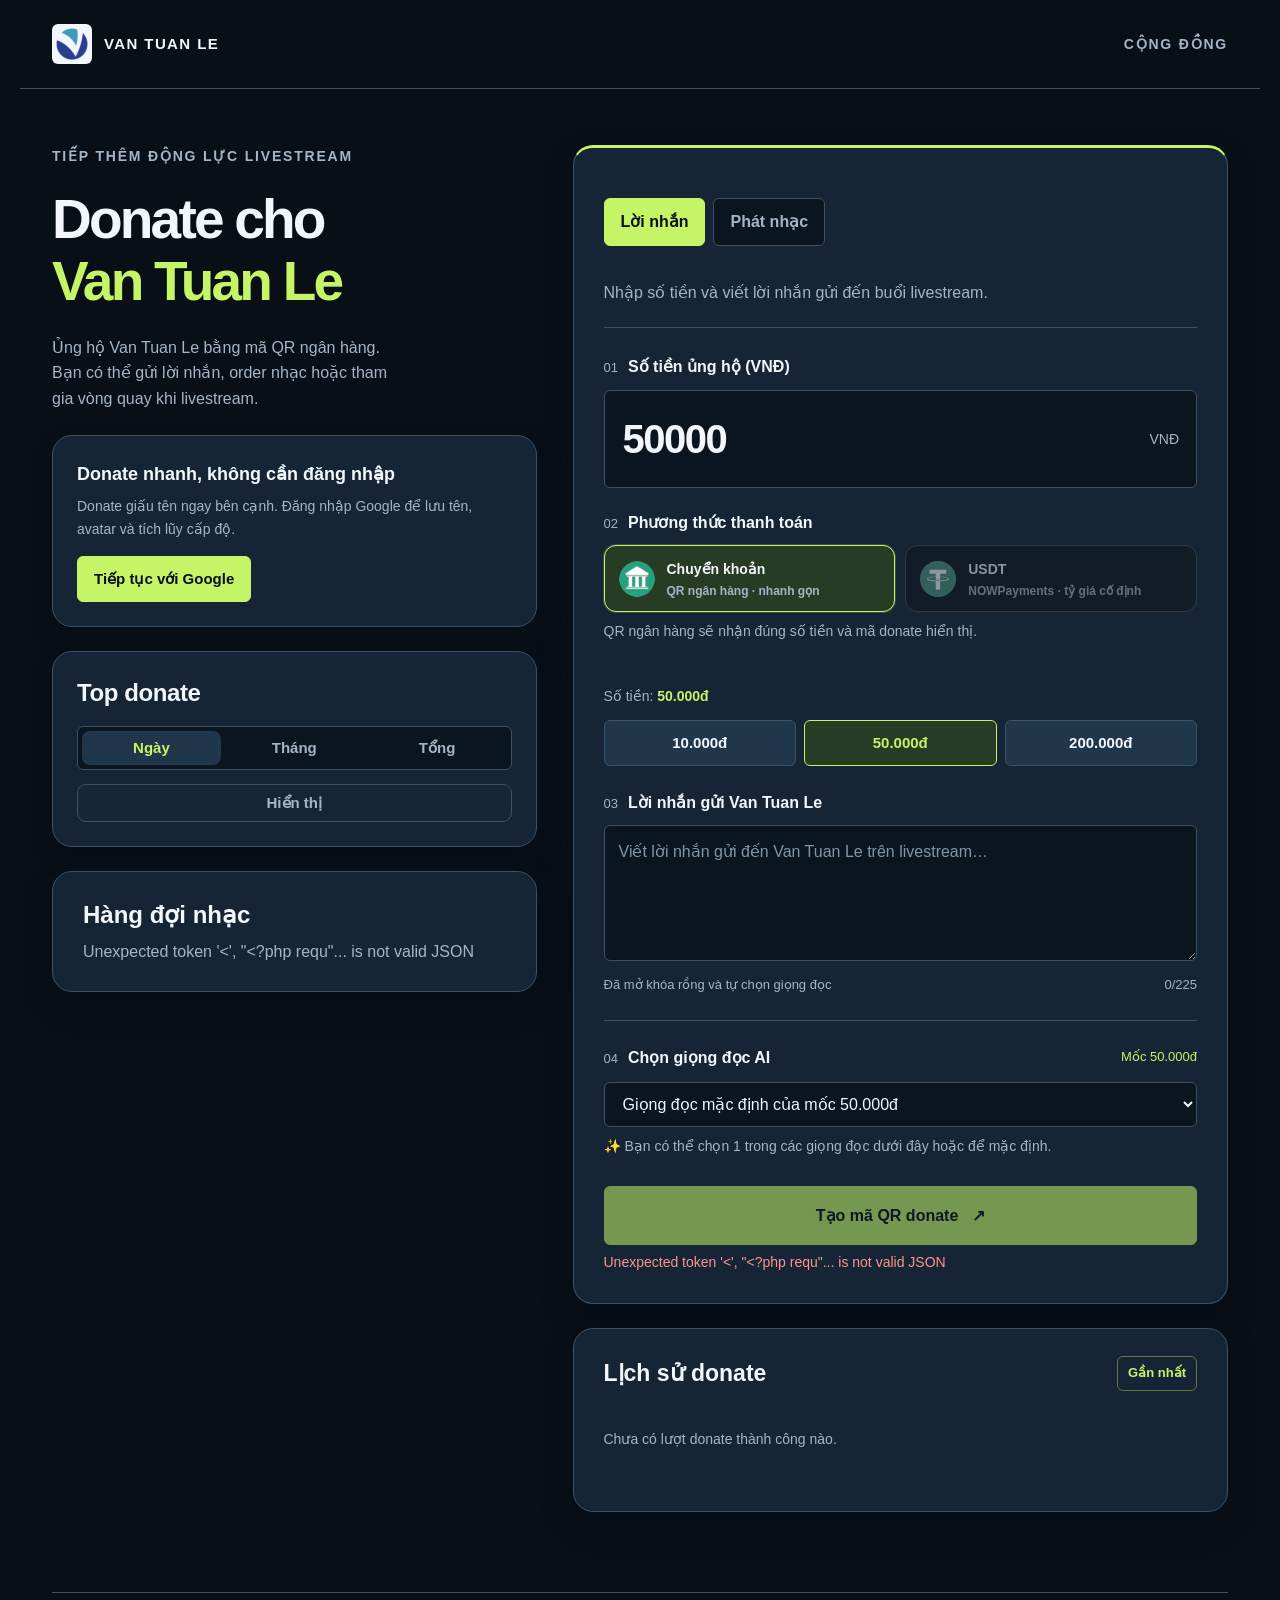
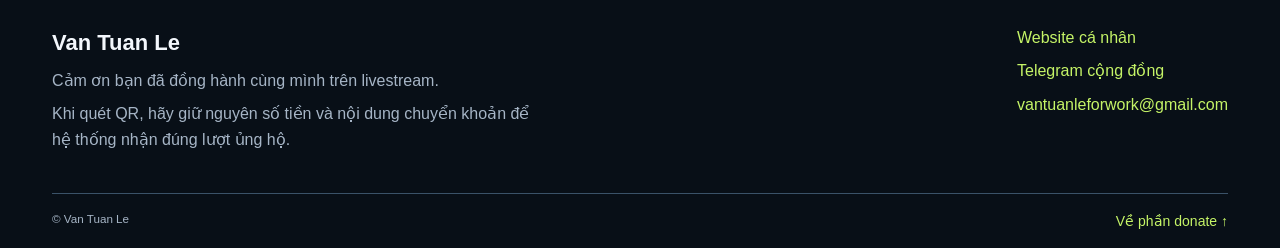
<file: index.html>
<!doctype html>
<html lang="vi">
<head>
<meta charset="utf-8">
<meta name="viewport" content="width=device-width,initial-scale=1">
<title>Donate cho Van Tuan Le | Ủng hộ livestream</title>
<meta name="description" content="Gửi donate cho Van Tuan Le bằng mã QR ngân hàng. Ủng hộ livestream, gửi lời nhắn, order nhạc hoặc tham gia vòng quay cùng cộng đồng.">
<meta name="theme-color" content="#080f17">
<link rel="canonical" href="https://donate.vantuanle.com/">
<link rel="icon" type="image/png" sizes="512x512" href="assets/van-tuan-le-logo.png">
<link rel="apple-touch-icon" href="assets/van-tuan-le-logo.png">
<meta property="og:type" content="website">
<meta property="og:locale" content="vi_VN">
<meta property="og:site_name" content="Donate Van Tuan Le">
<meta property="og:title" content="Donate cho Van Tuan Le | Ủng hộ livestream">
<meta property="og:description" content="Gửi lời nhắn, order nhạc hoặc tham gia vòng quay khi ủng hộ livestream của Van Tuan Le.">
<meta property="og:url" content="https://donate.vantuanle.com/">
<meta property="og:image" content="https://donate.vantuanle.com/assets/van-tuan-le-logo.png">
<meta property="og:image:width" content="512">
<meta property="og:image:height" content="512">
<meta property="og:image:alt" content="Logo Van Tuan Le">
<meta name="twitter:card" content="summary">
<script type="application/ld+json">
{
  "@context": "https://schema.org",
  "@type": "WebSite",
  "name": "Donate Van Tuan Le",
  "alternateName": "Ủng hộ Van Tuan Le",
  "url": "https://donate.vantuanle.com/",
  "inLanguage": "vi",
  "publisher": {
    "@type": "Person",
    "name": "Van Tuan Le",
    "url": "https://vantuanle.com/"
  }
}
</script>

<link rel="stylesheet" href="ui-tokens.css?v=32">
<link rel="stylesheet" href="leaderboard.css?v=29">
<link rel="stylesheet" href="site.css?v=47">
<link rel="stylesheet" href="kpi.css?v=2">
<script src="kpi.js?v=3" defer></script>
<script>
if (location.pathname.endsWith('/index.html')) {
  history.replaceState(null, '', location.pathname.slice(0, -10) + location.search + location.hash);
}
</script>
<script src="leaderboard.js?v=30" defer></script>
</head>
<body class="donate-site">
<header class="site-header">
  <a class="site-wordmark" href="./" aria-label="Van Tuan Le, trang chủ"><img class="site-logo" src="assets/van-tuan-le-logo.png" width="40" height="40" alt=""> VAN TUAN LE</a>
  <a class="header-caption" href="#site-contact">CỘNG ĐỒNG</a>
  <a class="header-account" id="headerAccount" href="google-auth.php?action=login">
    <span id="headerLogin">Đăng nhập</span>
    <span class="header-avatar" id="headerAvatar" hidden>
      <img id="headerAvatarImage" alt="" referrerpolicy="no-referrer" hidden>
      <span id="headerAvatarInitial" aria-hidden="true"></span>
    </span>
  </a>
</header>

<div class="site-shell">
  <aside class="intro">
    <div class="brand">TIẾP THÊM ĐỘNG LỰC LIVESTREAM</div>
    <h1>Donate cho<br><em>Van Tuan Le</em></h1>
    <p class="sub intro-copy">Ủng hộ Van Tuan Le bằng mã QR ngân hàng. Bạn có thể gửi lời nhắn, order nhạc hoặc tham gia vòng quay khi livestream.</p>

    <section class="account" id="account">
      <div id="signedOut">
        <strong>Donate nhanh, không cần đăng nhập</strong>
        <p class="sub">Donate giấu tên ngay bên cạnh. Đăng nhập Google để lưu tên, avatar và tích lũy cấp độ.</p>
        <a class="account-button" href="google-auth.php?action=login">Tiếp tục với Google</a>
      </div>
      <div id="signedIn" hidden>
        <div class="account-head">
          <img id="profileAvatar" alt="" referrerpolicy="no-referrer">
          <div><strong id="profileName"></strong><br><span id="profileEmail" class="sub"></span></div>
          <span id="profileLevel" class="level">Lv0</span>
        </div>
        <div class="level-progress" aria-label="Tiến trình cấp donate">
          <div class="level-progress-copy"><span id="profileProgressText">Tiến trình lên cấp tiếp theo</span><span id="profileProgressAmount"></span></div>
          <div id="profileProgressTrack" class="level-progress-track" role="progressbar" aria-valuemin="0" aria-valuemax="100" aria-valuenow="0"><span id="profileProgressBar" class="level-progress-bar"></span></div>
          <p id="profileProgressNote" class="level-progress-note"></p>
        </div>
        <details class="profile-editor">
          <summary>Chỉnh sửa hồ sơ <span aria-hidden="true">↗</span></summary>
          <form id="profileForm" enctype="multipart/form-data">
            <label>Tên hiển thị <input name="display_name" id="profileNameInput" maxlength="40" required></label>
            <label>Ảnh đại diện <input name="avatar" type="file" accept="image/jpeg,image/png,image/webp"><small>JPEG, PNG hoặc WebP · tối đa 2 MB. Để trống để giữ ảnh hiện tại.</small></label>
            <label><input type="checkbox" name="use_google_avatar" value="1" style="width:auto"> Dùng lại ảnh Google</label>
            <button type="submit">Lưu hồ sơ</button><span id="profileError" role="alert"></span>
          </form>
        </details>
        <section class="profile-skins" aria-labelledby="profileSkinTitle">
          <h2 id="profileSkinTitle">Skin hiển thị</h2>
          <div class="profile-skin-grid" id="profileSkinGrid"></div>
          <div id="profileSkinMoreWrap" hidden><button type="button" class="history-more" id="profileSkinMore" aria-controls="profileSkinGrid" aria-expanded="false">Hiển thị thêm</button></div>
          <p class="sub" id="profileSkinHint"></p>
          <span class="profile-skin-status" id="profileSkinStatus" role="status"></span>
        </section>
        <form action="google-auth.php?action=logout" method="post"><input type="hidden" name="csrf" id="logoutCsrf"><button class="logout" type="submit">Đăng xuất</button></form>
      </div>
    </section>

    <section class="leaderboard" aria-labelledby="leaderboardTitle">
      <h2 id="leaderboardTitle">Top donate</h2>
      <div class="leaderboard-tabs" role="tablist" aria-label="Thời gian xếp hạng">
        <button id="leaderboard-day" class="leaderboard-tab" type="button" role="tab" data-period="day" aria-selected="true" aria-controls="leaderboardPanel">Ngày</button>
        <button id="leaderboard-month" class="leaderboard-tab" type="button" role="tab" data-period="month" aria-selected="false" aria-controls="leaderboardPanel" tabindex="-1">Tháng</button>
        <button id="leaderboard-all" class="leaderboard-tab" type="button" role="tab" data-period="all" aria-selected="false" aria-controls="leaderboardPanel" tabindex="-1">Tổng</button>
      </div>
      <div id="leaderboardPanel" hidden role="tabpanel" aria-labelledby="leaderboard-day">
        <ol id="leaderboardList" class="leaderboard-list"></ol>
        <p id="leaderboardStatus" class="leaderboard-status" role="status"></p>
      </div>
      <button id="leaderboardToggle" class="leaderboard-toggle" type="button" aria-expanded="false" aria-controls="leaderboardPanel">Hiển thị</button>
    </section>
    <section id="musicQueueSection" class="history music-queue" aria-labelledby="musicQueueTitle">
      <h2 id="musicQueueTitle">Hàng đợi nhạc</h2>
      <p id="musicQueueStatus" class="sub" role="status">Đang tải hàng đợi…</p>
      <ol id="musicQueueList" class="music-queue-list"></ol>
    </section>
    <section id="pkProgressSection" class="history pk-progress" hidden aria-labelledby="pkProgressTitle">
      <h2 id="pkProgressTitle">Tiến trình PK</h2><p id="pkProgressStatus" class="sub"></p><div id="pkProgressSides"></div>
    </section>
    <section class="daily-kpi" data-daily-kpi hidden></section>
  </aside>

  <div class="donation-column">
  <main class="donation-panel" id="donate" aria-label="Gửi donate">

    <div id="resumeOrder" class="resume-order" hidden>
      <p>Đã có mã QR gần đây: <strong id="resumeCode"></strong></p>
      <div><button id="resumeOrderButton" type="button">Xem lại QR</button><button id="dismissOrderButton" type="button">Bỏ mã đã lưu</button></div>
    </div>

    <div id="f">
      <div class="workspace-tabs donation-kind-tabs" role="tablist" aria-label="Loại donate">
        <button type="button" role="tab" id="donation-tab-message" data-donation-kind="message" aria-controls="donationFields" aria-selected="true">Lời nhắn</button>
        <button type="button" role="tab" id="donation-tab-music" data-donation-kind="music" aria-controls="donationFields" aria-selected="false">Phát nhạc</button>
        <button type="button" role="tab" id="donation-tab-roulette" data-donation-kind="roulette" aria-controls="donationFields" aria-selected="false" hidden>Vòng quay</button>
        <button type="button" role="tab" id="donation-tab-pk" data-donation-kind="pk" aria-controls="donationFields" aria-selected="false" hidden>PK</button>
      </div>
      <div id="donationFields" role="tabpanel" aria-labelledby="donation-tab-message">
      <div class="card-header">
        <p class="sub">Nhập số tiền và viết lời nhắn gửi đến buổi livestream.</p>
      </div>

      <label for="amt"><span class="step">01</span><span id="amountLabel">Số tiền ủng hộ (VNĐ)</span></label>
      <div class="amount-field">
        <input id="amt" type="number" min="10000" max="50000000" step="1000" value="50000" inputmode="decimal" aria-describedby="amountError amountPreview">
        <span id="amountUnit">VNĐ</span>
      </div>
      <fieldset class="payment-method" aria-describedby="paymentMethodHint">
        <legend><span class="step">02</span>Phương thức thanh toán</legend>
        <div class="payment-method-options">
          <label class="payment-option">
            <input type="radio" name="payment_method" value="bank" checked>
            <span class="payment-option-card">
              <span class="payment-option-icon" aria-hidden="true"><img src="assets/payment-icons/bank.svg?v=2" alt=""></span>
              <span class="payment-option-copy"><strong>Chuyển khoản</strong><small>QR ngân hàng · nhanh gọn</small></span>
            </span>
          </label>
          <label class="payment-option payment-option-usdt" id="paymentOptionUsdt">
            <input type="radio" name="payment_method" value="nowpayments">
            <span class="payment-option-card">
              <span class="payment-option-icon crypto" aria-hidden="true"><img src="assets/payment-icons/usdt.svg?v=2" alt=""></span>
              <span class="payment-option-copy"><strong>USDT</strong><small>NOWPayments · tỷ giá cố định</small></span>
            </span>
          </label>
        </div>
        <div id="cryptoNetworkRow" class="crypto-network" hidden>
          <div class="crypto-network-heading"><strong>Mạng nhận USDT</strong><small>Chọn mạng bạn muốn sử dụng</small></div>
          <div class="crypto-network-options" role="radiogroup" aria-label="Mạng nhận USDT">
            <label class="payment-option crypto-network-option"><input type="radio" name="payment_network" value="sol" checked><span class="payment-option-card"><span class="payment-option-icon network-icon" aria-hidden="true"><img src="assets/payment-icons/solana.svg?v=2" alt=""></span><span class="payment-option-copy"><strong>SOL</strong><small>Solana</small></span></span></label>
            <label class="payment-option crypto-network-option"><input type="radio" name="payment_network" value="bsc"><span class="payment-option-card"><span class="payment-option-icon network-icon" aria-hidden="true"><img src="assets/payment-icons/bsc.svg?v=2" alt=""></span><span class="payment-option-copy"><strong>BSC</strong><small>BEP20</small></span></span></label>
          </div>
        </div>
        <p id="paymentMethodHint" class="voice-hint">Chọn một phương thức để tiếp tục.</p>
      </fieldset>
      <div id="amountError" role="alert" aria-live="polite"></div>
      <div id="amountPreview" class="amount-preview" aria-live="polite">Số tiền: <strong id="amountPreviewValue">50,000đ</strong></div>
      <div class="q">
        <button type="button" data-v="10000">10,000đ</button>
        <button type="button" data-v="50000" aria-pressed="true">50,000đ</button>
        <button type="button" data-v="200000">200,000đ</button>
      </div>

      <label for="msg"><span class="step">03</span>Lời nhắn gửi Van Tuan Le</label>
      <textarea id="msg" maxlength="225" placeholder="Viết lời nhắn gửi đến Van Tuan Le trên livestream…" aria-describedby="hint cnt"></textarea>
      <div class="row"><span id="hint">Từ 50k: Mở khóa Hỏa Long &amp; tự chọn giọng đọc</span><span id="cnt">0/225</span></div>

      <div id="musicLinkField" hidden>
        <label for="musicUrl">Link nhạc YouTube</label>
        <input id="musicUrl" type="url" maxlength="2048" placeholder="https://www.youtube.com/watch?v=… hoặc https://youtu.be/…" aria-describedby="musicRule">
        <p id="musicRule" class="voice-hint">Bài nhạc chỉ được phát sau khi quản trị viên kiểm tra quyền sử dụng trên livestream.</p>
      </div>
      <div id="rouletteField" hidden>
        <label for="rouletteWheel">Chọn vòng quay</label>
        <select id="rouletteWheel" aria-describedby="rouletteRule"></select>
        <p id="rouletteRule" class="voice-hint"></p>
      </div>
      <div id="pkField" hidden>
        <label for="pkOption">Chọn option PK</label>
        <select id="pkOption" aria-describedby="pkRule"></select>
        <p id="pkRule" class="voice-hint"></p>
      </div>
      <div class="voice-select-box">
        <div class="voice-head">
          <label for="voiceSelect"><span class="step">04</span>Chọn giọng đọc AI</label>
          <span id="voiceBadge" class="voice-badge unlocked">✦ Mở khóa 50k</span>
        </div>
        <select id="voiceSelect" class="voice-select">
          <option value="">Giọng đọc mặc định của mốc 50,000đ</option>
        </select>
        <p id="voiceHint" class="voice-hint">✨ Bạn có thể chọn 1 trong các giọng đọc dưới đây hoặc để mặc định.</p>
      </div>

      <section id="rouletteOdds" class="roulette-odds" hidden aria-labelledby="rouletteOddsTitle">
        <h2 id="rouletteOddsTitle">Các ô và tỉ lệ trúng</h2>
        <dl id="rouletteOddsList" aria-live="polite"></dl>
      </section>
      <button class="go" id="go" type="button">Tạo mã QR donate &nbsp; ↗</button>
      <p class="privacy-note" id="donatePrivacy" hidden><span id="privacyMember">Tên, avatar, cấp donate và lời nhắn sẽ hiển thị trực tiếp trên livestream.</span></p>
      <div id="err" role="alert"></div>
      <div class="profile-skin-status" id="donateTestStatus" role="status"></div>
      </div>
    </div>

    <dialog id="anonymousDialog" class="anonymous-dialog" aria-labelledby="anonymousDialogTitle">
      <form method="dialog">
        <h2 id="anonymousDialogTitle">Xác nhận tên donate</h2>
        <p>Bạn có chắc muốn donate với tên <strong>Giấu tên</strong> không? Nếu muốn sử dụng tên hãy Đăng nhập.</p>
        <div class="anonymous-dialog-actions">
          <button type="button" id="anonymousContinue">Tôi muốn giấu tên</button>
          <a class="account-button" href="google-auth.php?action=login">Đăng nhập</a>
        </div>
      </form>
    </dialog>

    <div id="res">
      <h2>Quét mã để ủng hộ Van Tuan Le</h2>
      <p class="sub">Mở ứng dụng ngân hàng bất kỳ để quét mã QR chuyển khoản:</p>
      <img id="qr" alt="Mã QR chuyển khoản ủng hộ Van Tuan Le">
      <p style="font-size:13px;color:var(--muted);margin:8px 0 4px">Giữ nguyên số tiền và nội dung chuyển khoản:</p>
      <code id="code"></code>
      <p id="checkoutHint" class="sub" hidden>Mở trang NOWPayments để thanh toán USDT BSC:</p>
      <a id="checkoutLink" class="go checkout-link" href="#" target="_blank" rel="noopener" hidden>Mở thanh toán USDT ↗</a>
      <p id="paymentStatus" role="status" aria-live="polite">Đang chờ nhận tiền chuyển khoản…</p>
      <p class="sub">Sau khi ngân hàng nhận tiền, màn hình livestream sẽ tự động phát thông báo và giọng đọc AI!</p>
      <button type="button" id="newOrder">Tạo lượt donate khác</button>
    </div>

  </main>

    <!-- Lịch sử các phiên donate thành công gần nhất -->
    <section id="history" class="history">
      <div class="history-head">
        <h3>Lịch sử donate</h3>
        <div class="history-tabs" id="historyTabs">
          <button type="button" class="history-tab active" data-scope="all">Gần nhất</button>
          <button type="button" class="history-tab" data-scope="me" id="tabMe" hidden>Của tôi</button>
        </div>
      </div>
      <div id="historyList" class="history-list"></div>
      <p id="historyEmpty" class="history-empty" hidden>Chưa có lượt donate thành công nào.</p>
      <button type="button" id="historyMore" class="history-more" hidden>Xem thêm</button>
    </section>
  </div>
</div>

<footer class="site-footer" id="site-contact">
  <div class="site-footer-content">
    <div>
      <h2>Van Tuan Le</h2>
      <p>Cảm ơn bạn đã đồng hành cùng mình trên livestream.</p>
      <p>Khi quét QR, hãy giữ nguyên số tiền và nội dung chuyển khoản để hệ thống nhận đúng lượt ủng hộ.</p>
    </div>
    <nav aria-label="Cộng đồng và liên hệ">
      <ul>
        <li><a href="https://vantuanle.com/">Website cá nhân</a></li>
        <li><a href="https://t.me/+vDOObkif0nY3NjE9">Telegram cộng đồng</a></li>
        <li><a href="mailto:vantuanleforwork@gmail.com">vantuanleforwork@gmail.com</a></li>
      </ul>
    </nav>
  </div>
  <div class="site-footer-bottom"><small>© Van Tuan Le</small><a href="#donate">Về phần donate ↑</a></div>
</footer>

<script src="donation-site.js?v=41"></script>
<script>
const $=i=>document.getElementById(i);
let order=null,statusTimer=null,statusGeneration=0,csrfToken='',profile=null,loggedIn=false,paymentMethodMessage='';
let historyOffset=0,historyLoading=false,currentScope='all';

const storedOrderKey='cung_order',storedOrderMaxAge=24*60*60*1000;
function storedOrder(){
  try{
    const saved=JSON.parse(localStorage.getItem(storedOrderKey)||'null');
    const url=new URL(saved?.qr||saved?.checkout_url||'');
    const validCheckout=(url.protocol==='https:'&&url.hostname==='img.vietqr.io')
      ||(url.protocol==='https:'&&/^(account\.)?nowpayments\.io$/i.test(url.hostname));
    if(saved&&/^[A-Z0-9]{5,16}$/.test(saved.code)&&/^[a-f0-9]{64}$/.test(saved.status_token)
      &&validCheckout
      &&Number.isFinite(saved.saved_at)&&saved.saved_at<=Date.now()&&Date.now()-saved.saved_at<storedOrderMaxAge)return saved;
    localStorage.removeItem(storedOrderKey);
  }catch(e){try{localStorage.removeItem(storedOrderKey)}catch(ignore){}}
  return null;
}
function updateResumeOrder(){
  const saved=storedOrder();
  $('resumeOrder').hidden=!saved||!!order;
  if(saved)$('resumeCode').textContent=saved.code;
}

async function refreshStatus(generation){
  if(!order||generation!==statusGeneration)return;
  const controller=new AbortController(),timer=setTimeout(()=>controller.abort(),10000);
  let finished=false;
  try{
    const r=await fetch('status.php',{method:'POST',cache:'no-store',headers:{'Content-Type':'application/json'},
      body:JSON.stringify({status_token:order.status_token}),signal:controller.signal});
    const d=await r.json();
    if(generation!==statusGeneration)return;
    if(!r.ok)throw new Error(d.error||'Chưa kiểm tra được trạng thái.');
    const money=Number(d.paid_amount||0).toLocaleString('vi-VN')+'đ';
    const labels={
      pending:'Đang chờ nhận tiền chuyển khoản…',
      underpaid:'Đã nhận một phần tiền. Số tiền USDT chưa đủ với mã thanh toán này; vui lòng liên hệ để được đối soát.',
      review:'Đã nhận '+money+'. Lời nhắn đang chờ duyệt.',
      queued:'Đã nhận '+money+'. Đang chờ phát trên live; có '+d.ahead+' lượt phía trước.',
      playing:'Donate của bạn đang được phát trên livestream!',
      shown:'Donate của bạn đã hiển thị trên livestream!',
      skipped:'Đã nhận '+money+'. Lượt này không hiển thị trên live. Vui lòng liên hệ nếu cần hỗ trợ.'
    };
    $('paymentStatus').textContent=labels[d.state]||'Đang cập nhật trạng thái…';
    if(d.kind==='music'&&d.state!=='pending')$('paymentStatus').textContent+=d.music_eligible?' Bài nhạc đã nhận và chờ hàng đợi / duyệt.':' Số tiền thực nhận chưa đủ mức phát nhạc.';
    if(d.paused&&['review','queued'].includes(d.state))$('paymentStatus').textContent+=' Hàng đợi đang tạm dừng.';
    finished=['shown','skipped'].includes(d.state);
    if(finished){
      // Tải lại lịch sử phiên donate thành công ngay khi thanh toán xong
      loadHistory(true);
      loadProfile();
      window.dispatchEvent(new Event('donation:paid'));
    }
  }catch(e){if(generation===statusGeneration)$('paymentStatus').textContent='Chưa kết nối được để kiểm tra thanh toán; sẽ tự thử lại. Bạn không cần chuyển lại.'}
  finally{clearTimeout(timer);if(!finished&&generation===statusGeneration)statusTimer=setTimeout(()=>refreshStatus(generation),4000)}
}

function showOrder(value){
  order=value;clearTimeout(statusTimer);const generation=++statusGeneration;
  try{localStorage.setItem(storedOrderKey,JSON.stringify({...value,saved_at:value.saved_at||Date.now()}))}catch(e){}
  updateResumeOrder();
  $('f').style.display='none';$('res').style.display='block';
  const crypto=value.payment_method==='nowpayments';
  $('qr').hidden=crypto;$('checkoutHint').hidden=!crypto;$('checkoutLink').hidden=!crypto;
  if(crypto){$('checkoutLink').href=value.checkout_url;$('code').textContent='Mã đơn '+value.code}
  else{$('qr').src=value.qr;$('code').textContent=value.code}
  refreshStatus(generation);
}
$('resumeOrderButton').onclick=()=>{const saved=storedOrder();if(saved)showOrder(saved);else updateResumeOrder()};
$('dismissOrderButton').onclick=()=>{try{localStorage.removeItem(storedOrderKey)}catch(e){}updateResumeOrder()};
$('newOrder').onclick=()=>{order=null;statusGeneration++;clearTimeout(statusTimer);$('res').style.display='none';$('f').style.display='block';updateResumeOrder();upd();};

const lim=a=>a>=CungDonate.settings.tier2_min?225:100;
const hint=a=>a>=CungDonate.settings.tier3_min?'Đã mở khóa tiên nữ và giọng VIP':a>=CungDonate.settings.tier2_min?'Đã mở khóa rồng và tự chọn giọng đọc':'Từ '+money(CungDonate.settings.tier2_min)+' mở chọn giọng và hiệu ứng rồng';
const money=a=>Number(a).toLocaleString('vi-VN')+'đ';

let availableVoices=null;
function syncVoiceOptions(a){
  const sel=$('voiceSelect'),badge=$('voiceBadge'),h=$('voiceHint');
  if(!sel||!badge||!h)return;
  const tier=a>=CungDonate.settings.tier3_min?3:(a>=CungDonate.settings.tier2_min?2:1);
  if(tier===1){
    sel.disabled=true;
    sel.replaceChildren(new Option('Giọng đọc mặc định của kênh',''));
    badge.className='voice-badge locked';badge.textContent='Mặc định';
    h.textContent='Donate từ '+money(CungDonate.settings.tier2_min)+' để tự chọn giọng đọc.';
    return;
  }
  sel.disabled=false;
  badge.className='voice-badge '+(tier===3?'vip':'unlocked');
  badge.textContent='Mốc '+money(tier===3?CungDonate.settings.tier3_min:CungDonate.settings.tier2_min);
  h.textContent=tier===3?'👑 Đã mở khóa toàn bộ giọng đọc VIP đặc biệt!':'✨ Bạn có thể chọn 1 trong các giọng đọc dưới đây hoặc để mặc định.';
  const list=tier===3?(availableVoices?.tier3?.voices||[]):(availableVoices?.tier2?.voices||[]);
  const current=sel.value;
  sel.replaceChildren(new Option('Giọng đọc mặc định của mốc '+money(tier===3?CungDonate.settings.tier3_min:CungDonate.settings.tier2_min),''));
  for(const v of list){
    const prefix=(tier===3&&v.tier_min===3)?'⭐ ':'';
    sel.append(new Option(prefix+v.name,v.id));
  }
  if(current&&Array.from(sel.options).some(o=>o.value===current))sel.value=current;
}

async function loadVoices(){
  try{
    const r=await fetch('voices.php',{cache:'no-store'}),d=await r.json();
    availableVoices=d;
    syncVoiceOptions(Number($('amt').value)||50000);
  }catch(e){}
}

function historyDate(value){
  const date=new Date(String(value||'').replace(' ','T'));
  return Number.isNaN(date.getTime())?String(value||''):date.toLocaleString('vi-VN',{hour:'2-digit',minute:'2-digit',day:'2-digit',month:'2-digit',year:'numeric'});
}

function renderHistory(items,reset){
  const list=$('historyList');
  if(reset)list.replaceChildren();
  for(const item of items){
    const row=document.createElement('div');row.className='history-item';
    
    // Avatar
    let avatarEl;
    if(item.avatar){
      avatarEl=document.createElement('img');avatarEl.className='history-avatar';
      avatarEl.src=item.avatar;avatarEl.alt=item.name;avatarEl.referrerPolicy='no-referrer';
    } else {
      avatarEl=document.createElement('div');avatarEl.className='history-avatar';
      avatarEl.textContent=(item.name||'U').charAt(0).toUpperCase();
    }
    
    const body=document.createElement('div');body.className='history-body';
    
    const top=document.createElement('div');top.className='history-top';
    const name=document.createElement('strong');name.className='history-name';name.textContent=item.name;
    const amount=document.createElement('span');amount.className='history-amount';amount.textContent=money(item.amount);
    top.append(name,amount);
    body.append(top);
    
    let description='';
    if(item.kind==='music') description='Order nhạc: ';
    if(item.kind==='roulette') description='Đã donate vòng quay'+(item.roulette_name?' '+item.roulette_name:'')+
      (item.roulette_result?' và nhận được '+item.roulette_result:'');
    if(description||item.message){
      const msg=document.createElement('div');msg.className='history-message';
      msg.append(description);
      if(item.kind==='music')msg.append(CungDonate.musicLink(item.music_video_id,item.music_title||'Bài nhạc YouTube'));
      if(item.message)msg.append((description?' · Với lời nhắn: ':'')+item.message);
      body.append(msg);
    }
    
    const meta=document.createElement('div');meta.className='history-meta';
    const date=document.createElement('span');date.className='history-date';date.textContent=historyDate(item.created_at);
    const status=document.createElement('span');status.className='history-status';status.textContent=item.status||'Thành công';
    meta.append(date,status);
    body.append(meta);
    
    row.append(avatarEl,body);
    list.append(row);
  }
  $('historyEmpty').hidden=list.children.length>0;
}

async function loadHistory(reset=false){
  if(historyLoading)return;
  if(reset)historyOffset=0;
  historyLoading=true;$('historyMore').disabled=true;
  const pageSize = reset ? 5 : 10;
  try{
    const url='donation-history.php?limit='+pageSize+'&offset='+historyOffset+(currentScope==='me'?'&scope=me':'');
    const r=await fetch(url,{cache:'no-store'}),d=await r.json();
    if(!r.ok)throw new Error(d.error||'Chưa tải được lịch sử donate.');
    const items=Array.isArray(d.items)?d.items:[];
    renderHistory(items,reset);
    historyOffset+=items.length;
    $('historyMore').hidden=!d.has_more;
    $('historyMore').textContent='Xem thêm 10 donate';
  }catch(e){
    if(reset){$('historyList').replaceChildren();$('historyEmpty').hidden=false}
    $('historyMore').hidden=true;
  }finally{
    historyLoading=false;$('historyMore').disabled=false;
  }
}

// Chuyển tab Lịch sử Gần nhất / Của tôi
document.querySelectorAll('.history-tab').forEach(tab=>{
  tab.addEventListener('click',()=>{
    document.querySelectorAll('.history-tab').forEach(t=>t.classList.remove('active'));
    tab.classList.add('active');
    currentScope=tab.dataset.scope||'all';
    loadHistory(true);
  });
});

let skinSaving=false;
let skinsExpanded=false;
$('profileSkinMore').onclick=()=>{
  skinsExpanded=!skinsExpanded;
  renderSkins(profile.skins,profile.level);
  if(skinsExpanded){
    const extra=[...$('profileSkinGrid').children].slice(3).find(tile=>!tile.disabled);
    extra?.focus();
  }
};
function renderSkins(skins,level){
  const grid=$('profileSkinGrid');
  grid.replaceChildren();
  const entries=Object.entries(skins?.catalog||{});
  const more=$('profileSkinMore');
  $('profileSkinMoreWrap').hidden=entries.length<=3;
  more.textContent=skinsExpanded?'Thu gọn':'Hiển thị thêm';
  more.setAttribute('aria-expanded',String(skinsExpanded));
  if(!skins)return;
  $('profileSkinHint').textContent=level<1?'Đạt Lv1 trở lên để mở khóa 1 skin bạn muốn.':
    skins.remaining?'Bạn có thể mở khóa thêm '+skins.remaining+' skin. Chọn một skin để dùng trên OBS.':
    skins.unlocked.length>1?'Bạn có thể đổi giữa các skin đã mở khóa.':
    skins.unlocked.length===1?'Bạn đã mở khóa 1 skin. Lên cấp để có thêm lượt mở khóa.':'Chưa có skin để mở khóa.';
  for(const [id,skin] of (skinsExpanded?entries:entries.slice(0,3))){
    const owned=skins.unlocked.includes(id),active=skins.selected===id;
    const tile=document.createElement('button');tile.type='button';tile.className='profile-skin';
    tile.dataset.skin=id;
    tile.disabled=!owned&&!skins.remaining;
    tile.setAttribute('aria-pressed',String(active));
    const img=document.createElement('img');img.src=skin.url;img.alt='';img.loading='lazy';img.decoding='async';
    const name=document.createElement('strong');name.textContent=skin.name;
    const status=document.createElement('small');
    status.textContent=active?'Đang dùng':owned?'Chọn dùng':skins.remaining?'Mở khóa & dùng':'Đã khóa';
    tile.append(img,name,status);
    tile.addEventListener('click',()=>{if(!active)saveSkin(id)});
    grid.append(tile);
  }
  for(let i=grid.children.length;i<3;i++){
    const tile=document.createElement('div');tile.className='profile-skin profile-skin-empty';
    const square=document.createElement('span');square.textContent='✦';square.setAttribute('aria-hidden','true');
    const label=document.createElement('strong');label.textContent='Sắp có';
    tile.append(square,label);grid.append(tile);
  }
}
async function saveSkin(id){
  if(skinSaving)return;
  skinSaving=true;
  const status=$('profileSkinStatus'),grid=$('profileSkinGrid');
  grid.setAttribute('aria-busy','true');
  status.textContent='Đang lưu skin…';
  try{
    const r=await fetch('profile.php',{method:'POST',body:new URLSearchParams({csrf:csrfToken,action:'select_skin',skin:id})});
    const d=await r.json();
    if(!r.ok)throw new Error(d.error||'Không lưu được skin.');
    profile.skins=d.skins;
    renderSkins(profile.skins,profile.level);
    grid.querySelector('[aria-pressed="true"]')?.focus();
    status.textContent='Đã chọn Skin '+d.skins.catalog[id].name+' để hiển thị trên donate.';
  }catch(error){status.textContent=error.message}
  finally{skinSaving=false;grid.removeAttribute('aria-busy')}
}
function renderHeaderAccount(user){
  const link=$('headerAccount'),image=$('headerAvatarImage');
  link.href=user?'#account':'google-auth.php?action=login';
  if(user)link.setAttribute('aria-label','Hồ sơ của '+user.name);
  else link.removeAttribute('aria-label');
  $('headerLogin').hidden=!!user;
  $('headerAvatar').hidden=!user;
  $('headerAvatarInitial').textContent=(user?.name||'U').trim().charAt(0).toUpperCase()||'U';
  $('headerAvatarInitial').hidden=false;
  image.hidden=true;
  image.onload=()=>{image.hidden=false;$('headerAvatarInitial').hidden=true};
  image.onerror=()=>{image.hidden=true;$('headerAvatarInitial').hidden=false};
  if(user?.avatar)image.src=user.avatar;
  else image.removeAttribute('src');
}
function renderProfile(user){
  renderHeaderAccount(user);
  profile=user;$('profileName').textContent=user.name;$('profileNameInput').value=user.name;
  CungDonate.testAccount=!!user.is_test_account;
  if(CungDonate.testAccount)$('go').textContent='Gửi donate test ↗';
  $('profileEmail').textContent=user.email;$('profileLevel').textContent='Lv'+user.level;
  if(user.avatar){$('profileAvatar').src=user.avatar;$('profileAvatar').hidden=false}else $('profileAvatar').hidden=true;
  const progress=user.level_progress||{},level=Math.max(0,Number(progress.level??user.level)||0);
  const remaining=Math.max(0,Number(progress.remaining)||0);
  const percent=Math.max(0,Math.min(100,Number(progress.percent)||0));
  $('profileProgressText').textContent='Tiến trình lên Lv'+(level+1);
  $('profileProgressAmount').textContent=percent+'%';
  $('profileProgressBar').style.width=percent+'%';$('profileProgressTrack').setAttribute('aria-valuenow',String(percent));
  $('profileProgressNote').textContent='Còn '+money(remaining)+' để lên Lv'+(level+1);
  renderSkins(user.skins,level);
}

function upd(){
  const raw=$('amt').value.trim(),a=Number(raw),l=lim(a),m=$('msg');
  const minimum=CungDonate.minimum();
  const paymentMethod=document.querySelector('input[name="payment_method"]:checked')?.value||'bank';
  const paymentNetwork=document.querySelector('input[name="payment_network"]:checked')?.value||'sol';
  const cryptoMode=paymentMethod==='nowpayments';
  const paymentMinimum=cryptoMode?usdtMinimum(paymentNetwork):minimum;
  const validFormat=cryptoMode?/^\d+(?:\.\d)?$/.test(raw):Number.isInteger(a);
  const validAmount=raw!==''&&Number.isFinite(a)&&validFormat&&a>=paymentMinimum&&(cryptoMode||a<=50000000);
  const shownAmount=cryptoMode&&Number.isFinite(a)?a.toLocaleString('en-US',{minimumFractionDigits:1,maximumFractionDigits:1})+' USDT':money(a);
  const minimumLabel=cryptoMode?'7,5 USDT':money(paymentMinimum);
  $('amountError').textContent=raw===''?'Nhập số tiền từ '+minimumLabel+'.':!Number.isFinite(a)||!validFormat?(cryptoMode?'USDT chỉ nhận tối đa 1 chữ số thập phân.':'Số tiền phải là số nguyên.'):a<paymentMinimum?'Số tiền tối thiểu là '+minimumLabel+'.':!cryptoMode&&a>50000000?'Số tiền tối đa là 50.000.000đ.':'';
  $('amountPreviewValue').textContent=Number.isFinite(a)&&a>0?shownAmount:'—';
  $('go').disabled=creatingOrder||!CungDonate.ready||!validAmount||(CungDonate.kind==='music'&&!CungDonate.settings.music_enabled&&!CungDonate.testAccount)||(CungDonate.kind==='pk'&&!CungDonate.settings.pk_enabled&&!CungDonate.testAccount);
  $('paymentMethodHint').textContent=paymentMethodMessage||(paymentMethod==='nowpayments'?'NOWPayments yêu cầu tối thiểu 7.5 đô cho 1 lượt thanh toán qua nền tảng.':'QR ngân hàng sẽ nhận đúng số tiền và mã donate hiển thị.');
  m.maxLength=l;
  if(m.value.length>l)m.value=m.value.slice(0,l);
  $('cnt').textContent=m.value.length+'/'+l;
  $('hint').textContent=CungDonate.kind==='roulette'?(CungDonate.testAccount?'OBS sẽ quay khi đến lượt donate test.':'OBS sẽ quay sau khi xác nhận chuyển khoản.'):CungDonate.kind==='pk'?'OBS sẽ cập nhật tiến trình PK sau khi xác nhận chuyển khoản.':hint(a);
  syncVoiceOptions(a);
  document.querySelectorAll('.q button').forEach(b=>b.setAttribute('aria-pressed',String(+b.dataset.v===a)));
}

function usdtMinimum(network){return 7.5}
function syncPaymentAvailability(){
  const option=$('paymentOptionUsdt');
  if(!option)return;
  option.classList.toggle('requires-login',!loggedIn);
  option.setAttribute('aria-disabled',String(!loggedIn));
}
function syncPaymentMethodInput(method){
  const input=$('amt'), crypto=method==='nowpayments';
  const network=document.querySelector('input[name="payment_network"]:checked')?.value||'sol';
  const cryptoMin=usdtMinimum(network);
  $('cryptoNetworkRow').hidden=!crypto;
  $('amountLabel').textContent=crypto?'Số tiền ủng hộ (USDT)':'Số tiền ủng hộ (VNĐ)';
  $('amountUnit').textContent=crypto?'USDT':'VNĐ';
  input.min=crypto?String(cryptoMin):'10000'; input.step=crypto?'0.1':'1000'; input.inputMode=crypto?'decimal':'numeric';
  const current=Number(input.value);
  if(crypto){
    input.value=String(cryptoMin);
    const quick=['7.5','10','20'];
    document.querySelectorAll('.q button').forEach((b,i)=>{const v=quick[i];b.dataset.v=v;b.textContent=v+' USDT';b.setAttribute('aria-pressed',String(Number(input.value)===Number(v)))});
  }else{
    if(!Number.isFinite(current)||current<10000||!Number.isInteger(current)) input.value='50000';
    document.querySelectorAll('.q button').forEach((b,i)=>{const v=['10000','50000','200000'][i];b.dataset.v=v;b.textContent=Number(v).toLocaleString('vi-VN')+'đ';b.setAttribute('aria-pressed',String(Number(input.value)===Number(v)))});
  }
}
document.querySelectorAll('.q button').forEach(b=>b.onclick=()=>{$('amt').value=b.dataset.v;upd()});
$('historyMore').onclick=()=>loadHistory(false);
$('amt').oninput=$('msg').oninput=upd;
document.querySelectorAll('input[name="payment_method"]').forEach(el=>el.onchange=()=>{
  if(el.value==='nowpayments'&&!loggedIn){
    el.checked=false;
    document.querySelector('input[name="payment_method"][value="bank"]').checked=true;
    paymentMethodMessage='Đăng nhập để donate bằng USDT.';
    syncPaymentMethodInput('bank');
    upd();
    return;
  }
  paymentMethodMessage='';
  syncPaymentMethodInput(el.value);upd();
});
document.querySelectorAll('input[name="payment_network"]').forEach(el=>el.onchange=()=>{syncPaymentMethodInput(document.querySelector('input[name="payment_method"]:checked')?.value||'bank');upd()});

async function loadProfile(){
  try{
    const r=await fetch('profile.php',{cache:'no-store'});
    const text=await r.text();
    let d;
    try{ d=JSON.parse(text); }catch(pe){ return; }
    csrfToken=d.csrf||'';$('logoutCsrf').value=csrfToken;
    const allowed=!!d.logged_in;loggedIn=allowed;
    syncPaymentAvailability();
    $('signedOut').hidden=allowed;$('signedIn').hidden=!allowed;
    if(!allowed)renderHeaderAccount(null);
    $('tabMe').hidden=!allowed;
    if(allowed){
      renderProfile(d.user);
    }
    CungDonate.testAccount=allowed&&!!d.user?.is_test_account;
    $('go').textContent=CungDonate.testAccount?'Gửi donate test ↗':'Tạo mã QR donate ↗';
    $('donatePrivacy').hidden=!allowed;
    upd();
  }catch(e){
    loggedIn=false;upd();$('err').textContent='Chưa tải được hồ sơ. Hãy tải lại trang.';
  }
}

$('profileForm').onsubmit=async e=>{
  e.preventDefault();$('profileError').textContent='';const form=e.currentTarget;const fd=new FormData(form);fd.set('csrf',csrfToken);
  try{
    const r=await fetch('profile.php',{method:'POST',body:fd,cache:'no-store'});
    const text=await r.text();
    let d;
    try{ d=JSON.parse(text); }catch(pe){ throw new Error('Không thể lưu hồ sơ lúc này.'); }
    if(!r.ok)throw new Error(d.error||'Không lưu được hồ sơ.');form.reset();await loadProfile();
  }catch(err){$('profileError').textContent=err.message}
};

let creatingOrder=false;
let anonymousConfirmResolve=null;
function requestAnonymousConfirmation(){
  if(loggedIn)return Promise.resolve(true);
  const dialog=$('anonymousDialog');
  if(!dialog||typeof dialog.showModal!=='function')return Promise.resolve(true);
  return new Promise(resolve=>{
    anonymousConfirmResolve=resolve;
    dialog.showModal();
  });
}
function finishAnonymousConfirmation(confirmed){
  const resolve=anonymousConfirmResolve;
  anonymousConfirmResolve=null;
  const dialog=$('anonymousDialog');
  if(dialog?.open)dialog.close();
  resolve?.(confirmed);
}
$('anonymousContinue').onclick=()=>finishAnonymousConfirmation(true);
$('anonymousDialog').addEventListener?.('cancel',event=>{event.preventDefault();finishAnonymousConfirmation(false)});
$('anonymousDialog').addEventListener?.('close',()=>{if(anonymousConfirmResolve)finishAnonymousConfirmation(false)});
$('go').onclick=async()=>{
  if(creatingOrder)return;
  const amount=Number($('amt').value);
  const paymentMethod=document.querySelector('input[name="payment_method"]:checked')?.value||'bank';
  const paymentNetwork=document.querySelector('input[name="payment_network"]:checked')?.value||'sol';
  const cryptoMode=paymentMethod==='nowpayments';
  if(cryptoMode&&!loggedIn){
    paymentMethodMessage='Đăng nhập để donate bằng USDT.';
    document.querySelector('input[name="payment_method"][value="bank"]').checked=true;
    syncPaymentMethodInput('bank');upd();return;
  }
  if(!await requestAnonymousConfirmation())return;
  const paymentMinimum=cryptoMode?usdtMinimum(paymentNetwork):CungDonate.minimum();
  const rawAmount=$('amt').value.trim();
  const validFormat=cryptoMode?/^\d+(?:\.\d)?$/.test(rawAmount):Number.isInteger(amount);
  if(!validFormat||!Number.isFinite(amount)||amount<paymentMinimum||(!cryptoMode&&amount>50000000)||!CungDonate.ready){upd();return}
  $('err').textContent='';
  $('donateTestStatus').textContent='';
  creatingOrder=true;
  $('go').disabled=true;
  const checkoutWindow=paymentMethod==='nowpayments'?window.open('about:blank','_blank'):null;
  if(checkoutWindow)checkoutWindow.opener=null;
  try{
    if(CungDonate.kind==='music')CungDonate.videoID($('musicUrl').value);
    const r=await fetch('create.php',{method:'POST',headers:{'Content-Type':'application/json','X-CSRF-Token':csrfToken},body:JSON.stringify({amount:cryptoMode?rawAmount:amount,message:$('msg').value,kind:CungDonate.kind,payment_method:paymentMethod,payment_network:paymentNetwork,music_url:$('musicUrl').value,wheel_id:$('rouletteWheel').value,pk_option_id:$('pkOption')?.value||'',voice_id:CungDonate.kind==='message'?($('voiceSelect')?.value||''):''})});
    const text=await r.text();
    let d;
    try{
      d=JSON.parse(text);
    }catch(pe){
      if(r.status===401)throw new Error('Phiên đăng nhập đã hết hạn, vui lòng đăng nhập lại Google.');
      if(r.status===403)throw new Error('Phiên làm việc đã hết hạn, vui lòng tải lại trang (F5).');
      throw new Error('Máy chủ đang bận, vui lòng thử lại sau giây lát.');
    }
    if(!r.ok){$('err').textContent=d.error||'Không tạo được mã, hãy thử lại.';return}
    if(d.test_paid){
      $('donateTestStatus').textContent='Đã donate test thành công!';
      window.dispatchEvent(new Event('donation:paid'));
      return;
    }
    showOrder(d);
    if(paymentMethod==='nowpayments'&&d.checkout_url){
      if(checkoutWindow&&!checkoutWindow.closed)checkoutWindow.location.href=d.checkout_url;
      else window.open(d.checkout_url,'_blank','noopener');
    }
  }catch(e){$('err').textContent=e.message||'Mất kết nối, hãy thử lại.'}finally{creatingOrder=false;upd()}
};

upd();
syncPaymentMethodInput(document.querySelector('input[name="payment_method"]:checked')?.value||'bank');
syncPaymentAvailability();
updateResumeOrder();
loadProfile();
loadVoices();
loadHistory(true);
</script>
</body>
</html>
</file>
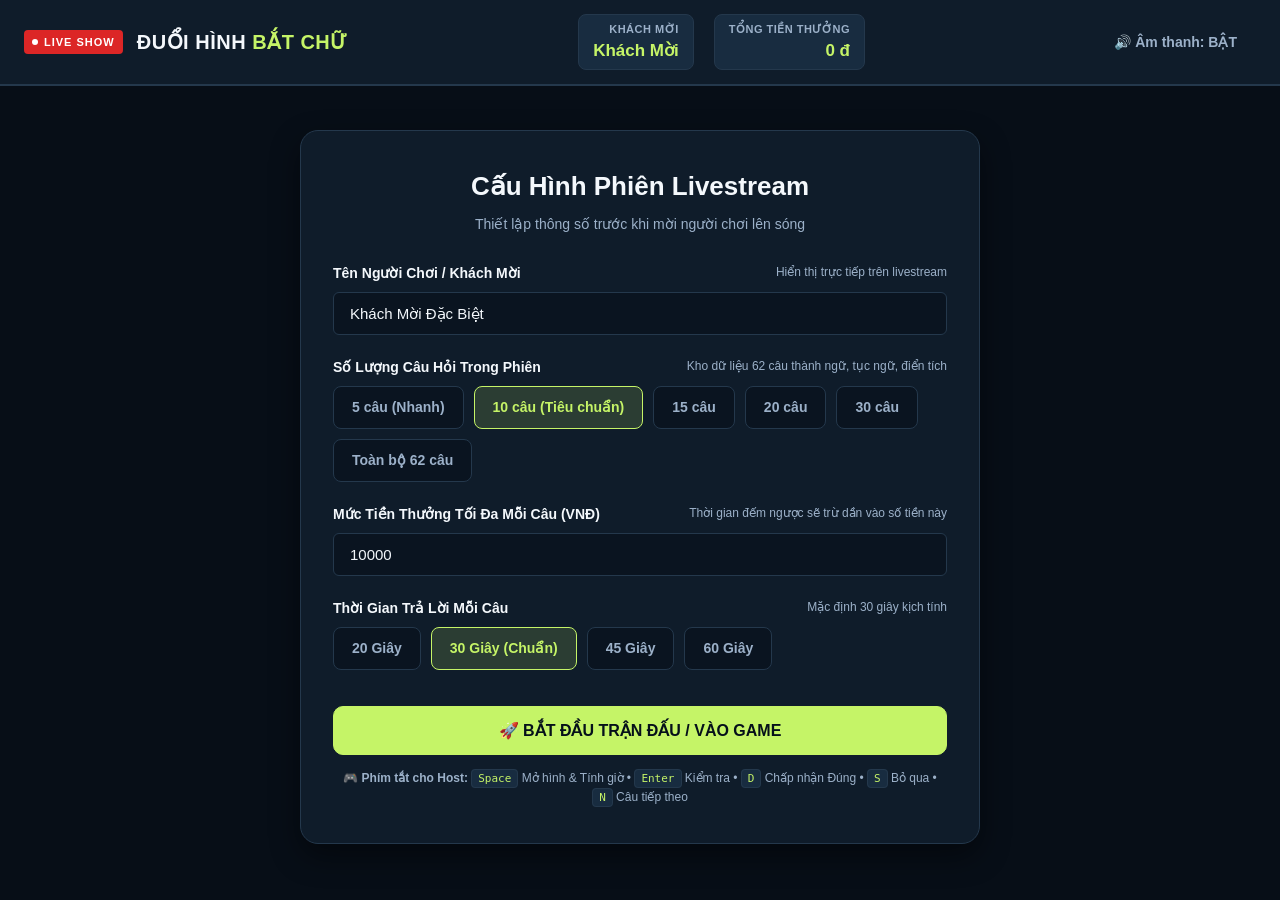
<file: duoihinhbatchu.html>
<!DOCTYPE html>
<html lang="vi">
<head>
  <meta charset="UTF-8">
  <meta name="viewport" content="width=device-width, initial-scale=1.0">
  <title>Đuổi Hình Bắt Chữ - Livestream Game Show</title>
  <link rel="stylesheet" href="duoihinhbatchu.css">
</head>
<body>

  <!-- Top Navigation Header -->
  <header class="dhbc-header">
    <div class="dhbc-brand">
      <span class="dhbc-badge-live">LIVE SHOW</span>
      <h1>ĐUỔI HÌNH <span>BẮT CHỮ</span></h1>
    </div>

    <div class="dhbc-header-stats">
      <div class="stat-pill">
        <span class="label">Khách Mời</span>
        <span class="value" id="headerPlayerName">Khách Mời</span>
      </div>
      <div class="stat-pill">
        <span class="label">Tổng Tiền Thưởng</span>
        <span class="value" id="headerTotalPrize">0 đ</span>
      </div>
    </div>

    <div class="dhbc-header-actions">
      <button class="btn btn-ghost" id="btnSoundToggle" title="Bật/Tắt âm thanh hiệu ứng">
        🔊 Âm thanh: BẬT
      </button>
    </div>
  </header>

  <!-- Main Game Container -->
  <main class="dhbc-container">

    <!-- ============================================== -->
    <!-- VIEW 1: SETUP PHIÊN CHƠI                       -->
    <!-- ============================================== -->
    <section class="game-view" id="viewSetup">
      <div class="setup-card">
        <div class="setup-title">
          <h2>Cấu Hình Phiên Livestream</h2>
          <p>Thiết lập thông số trước khi mời người chơi lên sóng</p>
        </div>

        <form class="setup-form" onsubmit="event.preventDefault();">
          <!-- Tên người chơi -->
          <div class="form-group">
            <label for="inputPlayerName">
              <span>Tên Người Chơi / Khách Mời</span>
              <span class="desc">Hiển thị trực tiếp trên livestream</span>
            </label>
            <input type="text" id="inputPlayerName" class="form-input" value="Khách Mời Đặc Biệt" placeholder="Nhập tên người chơi...">
          </div>

          <!-- Số câu hỏi -->
          <div class="form-group">
            <label>
              <span>Số Lượng Câu Hỏi Trong Phiên</span>
              <span class="desc">Kho dữ liệu 62 câu thành ngữ, tục ngữ, điển tích</span>
            </label>
            <div class="radio-chips">
              <label class="chip-label">
                <input type="radio" name="qCount" value="5">
                <span class="chip-box">5 câu (Nhanh)</span>
              </label>
              <label class="chip-label">
                <input type="radio" name="qCount" value="10" checked>
                <span class="chip-box">10 câu (Tiêu chuẩn)</span>
              </label>
              <label class="chip-label">
                <input type="radio" name="qCount" value="15">
                <span class="chip-box">15 câu</span>
              </label>
              <label class="chip-label">
                <input type="radio" name="qCount" value="20">
                <span class="chip-box">20 câu</span>
              </label>
              <label class="chip-label">
                <input type="radio" name="qCount" value="30">
                <span class="chip-box">30 câu</span>
              </label>
              <label class="chip-label">
                <input type="radio" name="qCount" value="62">
                <span class="chip-box">Toàn bộ 62 câu</span>
              </label>
            </div>
          </div>

          <!-- Tiền thưởng mỗi câu -->
          <div class="form-group">
            <label for="inputPrizePerQ">
              <span>Mức Tiền Thưởng Tối Đa Mỗi Câu (VNĐ)</span>
              <span class="desc">Thời gian đếm ngược sẽ trừ dần vào số tiền này</span>
            </label>
            <input type="number" id="inputPrizePerQ" class="form-input" value="10000" step="1000" min="1000">
          </div>

          <!-- Thời gian trả lời -->
          <div class="form-group">
            <label>
              <span>Thời Gian Trả Lời Mỗi Câu</span>
              <span class="desc">Mặc định 30 giây kịch tính</span>
            </label>
            <div class="radio-chips">
              <label class="chip-label">
                <input type="radio" name="qTime" value="20">
                <span class="chip-box">20 Giây</span>
              </label>
              <label class="chip-label">
                <input type="radio" name="qTime" value="30" checked>
                <span class="chip-box">30 Giây (Chuẩn)</span>
              </label>
              <label class="chip-label">
                <input type="radio" name="qTime" value="45">
                <span class="chip-box">45 Giây</span>
              </label>
              <label class="chip-label">
                <input type="radio" name="qTime" value="60">
                <span class="chip-box">60 Giây</span>
              </label>
            </div>
          </div>

          <!-- Nút bắt đầu -->
          <div class="setup-footer">
            <button type="button" class="btn btn-lime btn-lg" id="btnStartGame" style="width: 100%;">
              🚀 BẮT ĐẦU TRẬN ĐẤU / VÀO GAME
            </button>
            <div class="host-key-hint">
              🎮 <strong>Phím tắt cho Host:</strong> <kbd>Space</kbd> Mở hình & Tính giờ • <kbd>Enter</kbd> Kiểm tra • <kbd>D</kbd> Chấp nhận Đúng • <kbd>S</kbd> Bỏ qua • <kbd>N</kbd> Câu tiếp theo
            </div>
          </div>
        </form>
      </div>
    </section>

    <!-- ============================================== -->
    <!-- VIEW 2: GAMEPLAY ARENA                         -->
    <!-- ============================================== -->
    <section class="game-view" id="viewGameplay">
      <div class="gameplay-layout">

        <!-- Match Info Bar -->
        <div class="match-bar">
          <div class="player-info">
            <div class="player-avatar">👤</div>
            <div>
              <div class="player-name" id="matchPlayerName">Khách Mời</div>
              <div class="player-tag">ĐANG THI ĐẤU</div>
            </div>
          </div>

          <!-- Ticker Đồng Hồ & Tiền Đang Trừ Dần -->
          <div class="timer-prize-center">
            <div class="clock-display">
              <span class="clock-number" id="clockNumber">30</span>
              <span class="clock-unit">giây</span>
            </div>
            <div class="prize-ticker">
              <span class="prize-label">Tiền câu này</span>
              <span class="prize-amount" id="prizeAmount">10.000 đ</span>
            </div>
          </div>

          <!-- Tiến độ vòng chơi -->
          <div class="round-progress">
            <div class="q-num">Câu <span id="currentQNumber" style="color: var(--accent-lime);">1</span> / <span id="totalQNumber">10</span></div>
            <div class="q-category" id="questionCategory">THÀNH NGỮ</div>
          </div>
        </div>

        <!-- Thanh đếm ngược thời gian -->
        <div class="time-bar-wrapper">
          <div class="time-bar-fill" id="timeBarFill"></div>
        </div>

        <!-- Khung Câu Hỏi & Màn Che Chống Xem Trước -->
        <div class="arena-card">
          <!-- Secret Curtain -->
          <div class="arena-curtain" id="arenaCurtain">
            <div class="curtain-icon">🔒</div>
            <div class="curtain-title">CÂU HỎI ĐANG ĐƯỢC GIỮ BÍ MẬT</div>
            <div class="curtain-desc">
              Hình ảnh gợi ý được che kín để khách mời không thể xem trước. Khi hai bên đã sẵn sàng, hãy bấm nút bắt đầu!
            </div>
            <button type="button" class="curtain-start-btn" id="btnCurtainStart">
              ▶ BẮT ĐẦU ĐẾM GIỜ & MỞ HÌNH
            </button>
            <div style="font-size: 12px; color: var(--text-secondary);">
              (Hoặc Host bấm phím <kbd>Space</kbd> trên bàn phím)
            </div>
          </div>

          <!-- Hình Ảnh Đuổi Hình Bắt Chữ Vector SVG -->
          <div class="svg-art-container" id="svgArtContainer">
            <!-- Dynamic SVG injected here -->
          </div>

          <!-- Gạch Chân Preview Theo Số Từ -->
          <div class="answer-preview-section">
            <div class="preview-badge" id="previewBadge">💡 Gợi ý: 4 từ</div>
            <div class="word-slots-container" id="previewWordSlots">
              <!-- Dynamic word underline slots injected here -->
            </div>
          </div>
        </div>

        <!-- Điều Khiển Trả Lời & Phím Nhanh Cho Host -->
        <div class="controls-area">
          <!-- Text Input Row -->
          <div class="input-row">
            <input type="text" class="answer-input" id="answerInput" placeholder="Gõ câu trả lời (hoặc khách nói mic)..." autocomplete="off" disabled>
            <button type="button" class="btn btn-lime" id="btnSubmitAnswer" disabled>
              Kiểm Tra (Enter)
            </button>
          </div>

          <!-- Nút Chấm Nhanh Cho Host Trực Tiếp Trên Stream -->
          <div class="host-fast-actions">
            <button type="button" class="btn btn-lime" id="btnHostCorrect" title="Host duyệt khi khách trả lời đúng qua mic" disabled>
              ✓ Chấp Nhận Đúng <kbd>D</kbd>
            </button>
            <button type="button" class="btn btn-danger" id="btnHostSkip" title="Bỏ qua câu này hoặc khách trả lời sai" disabled>
              ✗ Bỏ Qua / Lộ Đáp Án <kbd>S</kbd>
            </button>
          </div>

          <!-- Feedback Alert -->
          <div class="feedback-alert" id="feedbackAlert"></div>

          <!-- Bảng Giải Thích Điển Tích & Ý Nghĩa Sâu Sắc -->
          <div class="explanation-card" id="explanationCard">
            <div class="explanation-card-header">
              <span class="explanation-badge">📖 Ý NGHĨA & XUẤT XỨ DÂN GIAN</span>
              <span class="explanation-phrase" id="explanationPhrase">Đáp án</span>
            </div>
            <p class="explanation-text" id="explanationText">Giải thích chi tiết...</p>
          </div>

          <!-- Nút Sang Câu Kế Tiếp (Sau khi câu đã kết thúc) -->
          <div class="post-answer-bar" id="postAnswerBar" style="display: none;">
            <button type="button" class="btn btn-lime btn-lg" id="btnNextQuestion">
              CÂU TIẾP THEO ➜ <kbd>N</kbd>
            </button>
          </div>
        </div>

      </div>
    </section>

    <!-- ============================================== -->
    <!-- VIEW 3: TỔNG KẾT PHIÊN CHƠI                    -->
    <!-- ============================================== -->
    <section class="game-view" id="viewSummary">
      <div class="summary-card">
        <div class="summary-hero">
          <div class="summary-trophy">🏆</div>
          <h2>TỔNG KẾT PHIÊN THI ĐẤU</h2>
          <p>Chúc mừng người chơi <strong id="summaryPlayerName" style="color: var(--accent-lime);">Khách Mời</strong> đã hoàn thành trận đấu!</p>
        </div>

        <!-- Tiền Thắng Cuộc Khổng Lồ -->
        <div class="prize-banner">
          <div class="title">TỔNG SỐ TIỀN THẮNG CUỘC</div>
          <div class="grand-total" id="summaryTotalWon">0 đ</div>
        </div>

        <!-- 3 Chỉ Số Đo Lường Chính -->
        <div class="summary-metrics">
          <div class="metric-box correct">
            <div class="m-label">Số Câu Trả Lời Đúng</div>
            <div class="m-val" id="summaryCorrectCount">0 / 0</div>
            <div style="font-size: 11px; color: var(--accent-lime); margin-top: 4px;" id="summaryCorrectPercent">Đạt 0%</div>
          </div>
          <div class="metric-box unanswered">
            <div class="m-label">Số Câu Chưa Trả Lời Được</div>
            <div class="m-val" id="summaryUnansweredCount">0 câu</div>
            <div style="font-size: 11px; color: var(--text-secondary); margin-top: 4px;">(Hết giờ hoặc bỏ qua)</div>
          </div>
          <div class="metric-box">
            <div class="m-label">Thời Gian Phản Xạ TB</div>
            <div class="m-val" id="summaryAvgTime">0s / câu</div>
            <div style="font-size: 11px; color: var(--color-warning); margin-top: 4px;">Tốc độ giải đố</div>
          </div>
        </div>

        <!-- Bảng Chi Tiết Từng Câu Trong Trận -->
        <div class="summary-table-section">
          <h3>Chi Tiết Từng Câu Hỏi</h3>
          <div class="summary-table-wrapper">
            <table class="summary-table">
              <thead>
                <tr>
                  <th>#</th>
                  <th>Câu Hỏi</th>
                  <th>Kết Quả</th>
                  <th>Thời Gian</th>
                  <th>Tiền Thưởng</th>
                </tr>
              </thead>
              <tbody id="summaryTableBody">
                <!-- Rows injected dynamically -->
              </tbody>
            </table>
          </div>
        </div>

        <!-- Tùy Chọn Điều Khiển Sau Trận -->
        <div class="summary-actions">
          <button type="button" class="btn btn-lime btn-lg" id="btnPlayAgain">
            🔄 CHƠI LƯỢT MỚI VỚI KHÁCH NÀY
          </button>
          <button type="button" class="btn btn-ghost btn-lg" id="btnNewSetup">
            ⚙️ CÀI ĐẶT PHIÊN KHÁCH MỚI
          </button>
        </div>
      </div>
    </section>

  </main>

  <!-- Sound Synth & Question Data & Game Controller -->
  <script src="duoihinhbatchu-audio.js"></script>
  <script src="duoihinhbatchu-data.js"></script>
  <script src="duoihinhbatchu.js"></script>
</body>
</html>
</file>
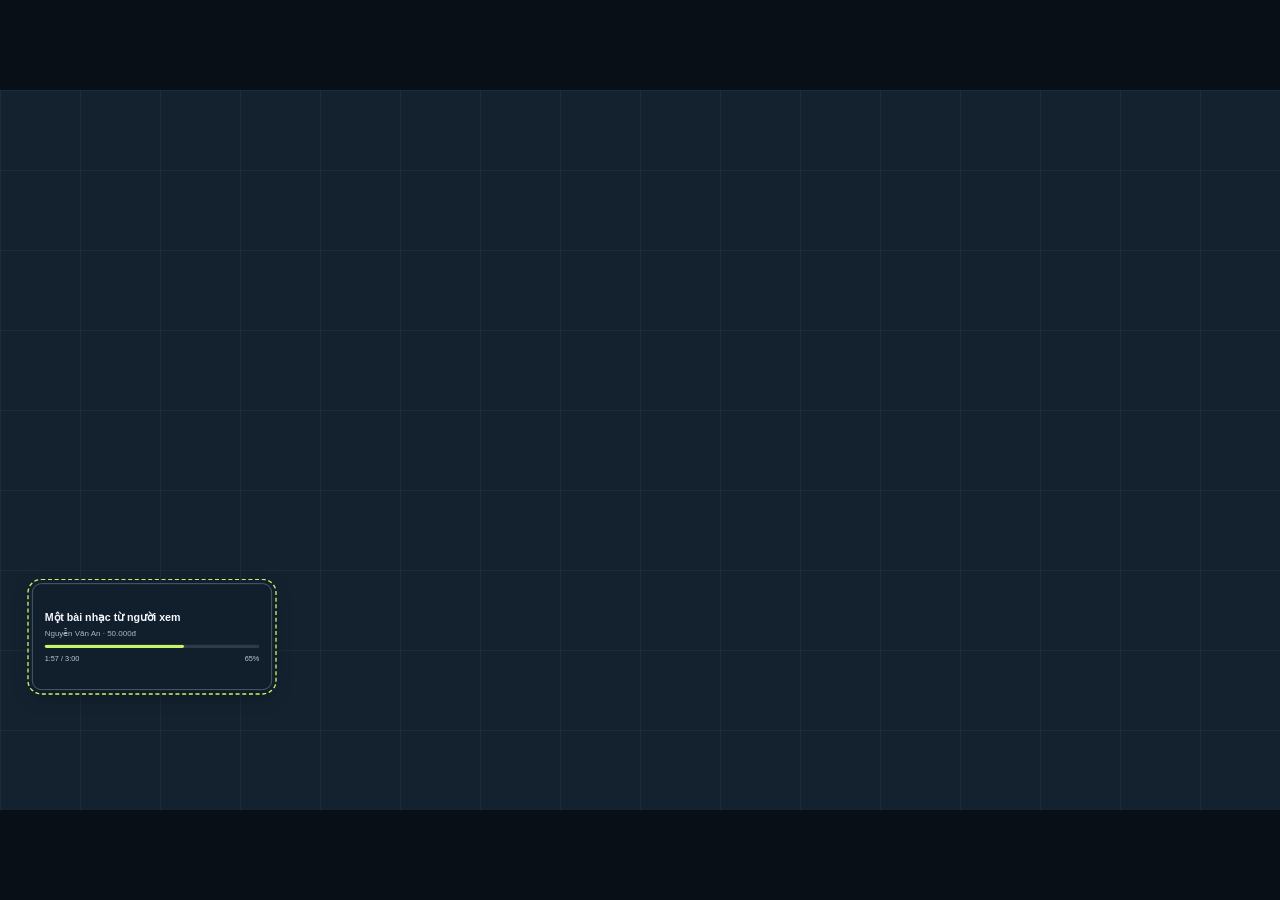
<file: music-preview.html>
<!doctype html>
<html lang="vi">
<head>
  <meta charset="utf-8">
  <meta name="viewport" content="width=device-width,initial-scale=1">
  <title>Preview trình phát nhạc OBS</title>
  <link rel="stylesheet" href="music-player.css?v=36">
</head>
<body class="music-editor">
  <div id="obsFrame">
    <section id="musicCard" class="music-card"><header><strong id="musicTitle">Một bài nhạc từ người xem</strong><span id="musicSender">Nguyễn Văn An · 50.000đ</span></header>
<div class="music-progress" role="progressbar" aria-label="Tiến độ bài nhạc" aria-valuemin="0" aria-valuemax="100" aria-valuenow="65"><div id="musicProgressFill" style="width:65%"></div></div>
<div class="music-clock"><span id="musicTime">1:57 / 3:00</span><span id="musicPercent">65%</span></div>
<div id="musicNext" class="music-next" hidden><small>SẮP PHÁT</small><strong id="musicNextTitle"></strong></div>
<div id="musicIdle" class="music-idle" hidden><strong>♫ ORDER NHẠC</strong><p id="musicIdleMessage"></p></div>
<button id="musicEnable" class="music-enable" type="button" hidden>Bật phát nhạc</button>
<div id="musicVideo" class="music-video" aria-hidden="true"></div></section>
  </div>
  <script src="music-layout.js?v=36"></script>
</body>
</html>
</file>
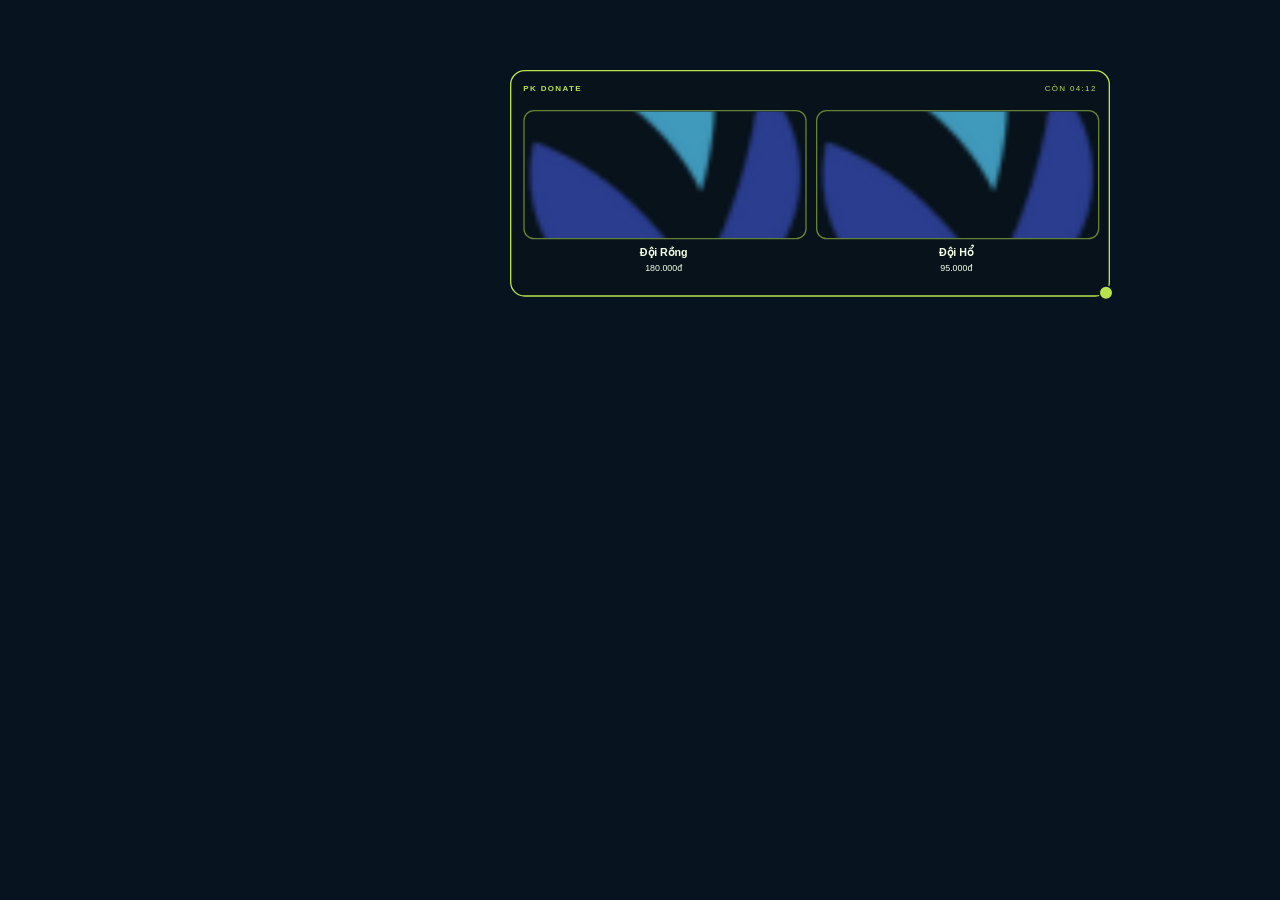
<file: pk-preview.html>
<!doctype html><html lang="vi"><meta charset="utf-8"><meta name="viewport" content="width=device-width,initial-scale=1"><title>Preview PK</title><style>html,body{margin:0;width:100%;height:100%;overflow:hidden;background:#07131e;color:#f5ffe7;font:16px Arial}#stage{position:absolute;left:510px;top:70px;width:900px;height:340px;border:2px solid #b8e34d;border-radius:22px;background:#07131ceb;box-sizing:border-box;padding:18px;cursor:move;user-select:none}.head{display:flex;justify-content:space-between;color:#b8e34d;font-size:12px;letter-spacing:2px}.sides{display:flex;gap:18px;height:270px;align-items:end}.side{flex:1;text-align:center}.side img{width:100%;height:190px;object-fit:cover;border-radius:16px;border:2px solid #b8e34d88}.side strong,.side small{display:block;margin-top:6px}.compact .side img{display:none}.compact{width:520px!important;height:180px!important}.handle{position:absolute;right:-7px;bottom:-7px;width:18px;height:18px;border-radius:50%;background:#b8e34d;border:2px solid #07131e;cursor:nwse-resize}</style><div id="stage"><div class="head"><b>PK DONATE</b><span>CÒN 04:12</span></div><div class="sides"><div class="side"><img src="assets/van-tuan-le-logo.png"><strong>Đội Rồng</strong><small>180.000đ</small></div><div class="side"><img src="assets/van-tuan-le-logo.png"><strong>Đội Hổ</strong><small>95.000đ</small></div></div><i class="handle"></i></div><script>(function(){const stage=document.getElementById('stage'),handle=document.querySelector('.handle');let layout={pk_x:510,pk_y:70,pk_width:900,pk_height:340},scale=1,drag=null;function apply(v){layout={...layout,...v};layout.pk_width=Math.max(320,Math.min(1400,layout.pk_width));layout.pk_height=Math.max(180,Math.min(800,layout.pk_height));layout.pk_x=Math.max(0,Math.min(1920-layout.pk_width,layout.pk_x));layout.pk_y=Math.max(0,Math.min(1080-layout.pk_height,layout.pk_y));stage.style.cssText+=';left:'+layout.pk_x+'px;top:'+layout.pk_y+'px;width:'+layout.pk_width+'px;height:'+layout.pk_height+'px';parent.postMessage({type:'pk:changed',layout},location.origin)}function fit(){scale=Math.min(innerWidth/1920,innerHeight/1080);stage.style.transform='scale('+scale+')';stage.style.transformOrigin='top left'}addEventListener('resize',fit);fit();setTimeout(()=>stage.classList.add('compact'),5000);addEventListener('message',e=>{if(e.origin===location.origin&&e.source===parent&&e.data?.type==='pk:layout')apply(e.data.layout)});stage.addEventListener('pointerdown',e=>{if(e.target===handle)return;drag={x:e.clientX,y:e.clientY,l:layout.pk_x,t:layout.pk_y};stage.setPointerCapture(e.pointerId)});stage.addEventListener('pointermove',e=>{if(!drag)return;apply({pk_x:drag.l+(e.clientX-drag.x)/scale,pk_y:drag.t+(e.clientY-drag.y)/scale})});stage.addEventListener('pointerup',()=>drag=null);handle.addEventListener('pointerdown',e=>{e.stopPropagation();drag={x:e.clientX,y:e.clientY,w:layout.pk_width,h:layout.pk_height};handle.setPointerCapture(e.pointerId)});handle.addEventListener('pointermove',e=>{if(!drag)return;apply({pk_width:drag.w+(e.clientX-drag.x)/scale,pk_height:drag.h+(e.clientY-drag.y)/scale})});handle.addEventListener('pointerup',()=>drag=null)})();</script></html>
</file>
<file: ui-tokens.css>
/* Shared palette, spacing and control states for the donation site and admin. */
:root {
  color-scheme: dark;
  --bg: #080f17;
  --surface: #152535;
  --surface-raised: #20364a;
  --field: #0b1520;
  --ink: #f3f7fc;
  --muted: #a6b5c6;
  --border: #3a5268;
  --accent: #c5f467;
  --accent-hover: #d5ff88;
  --danger: #ff938d;
  --warning: #ffd084;
  --radius-sm: 6px;
  --radius-md: 12px;
  --radius-lg: 20px;
  --space-1: 4px;
  --space-2: 8px;
  --space-3: 12px;
  --space-4: 16px;
  --space-6: 24px;
  --space-8: 32px;
  --space-12: 48px;
  --text-xs: 14px;
  --text-sm: 16px;
  --text-md: 16px;
  --text-lg: 22px;
  --text-xl: 32px;
  --font-ui: "Segoe UI", Arial, sans-serif;
}
* { box-sizing: border-box; }
body { margin: 0; background: var(--bg); color: var(--ink); font: var(--text-sm)/1.6 var(--font-ui); }
button, input, textarea, select { font: inherit; }
button, a, input, select, textarea { transition: background-color .16s, border-color .16s, color .16s, box-shadow .16s; }
a { color: var(--accent); text-underline-offset: 4px; }
button { cursor: pointer; }
button:disabled { opacity: .55; cursor: not-allowed; }
:focus-visible { outline: 2px solid var(--accent); outline-offset: 4px; }
input, select, textarea { color: var(--ink); background: var(--field); border: 1px solid var(--border); border-radius: var(--radius-sm); padding: 12px 14px; max-width: 100%; }
input:focus, select:focus, textarea:focus { border-color: var(--accent); }
input::placeholder, textarea::placeholder { color: #8295aa; opacity: 1; }
input[type=checkbox] { accent-color: var(--accent); width: auto; }
button { border: 1px solid var(--border); border-radius: var(--radius-sm); padding: 10px 16px; background: var(--surface-raised); color: var(--ink); font-weight: 650; }
button:hover:not(:disabled) { background: #24394d; border-color: #668098; }
[hidden] { display: none !important; }
@media (prefers-reduced-motion: reduce) { *, *::before, *::after { transition: none !important; animation: none !important; scroll-behavior: auto !important; } }
</file>
<file: leaderboard.css>
.leaderboard { margin-top: 24px; padding: 20px; border: 1px solid var(--border); border-radius: 18px; background: #fffdf9; box-shadow: 0 8px 28px #4d3a2406; }
.leaderboard h2 { margin: 0 0 15px; font: 700 22px/1.3 Georgia, serif; letter-spacing: -.4px; }
.leaderboard-tabs { display: grid; grid-template-columns: repeat(3, 1fr); gap: 4px; padding: 4px; border-radius: 11px; background: #f1ebe2; }
.leaderboard-tab { border: 0; border-radius: 8px; padding: 8px; color: var(--muted); background: transparent; font: 650 13px "Segoe UI", sans-serif; cursor: pointer; }
.leaderboard-tab[aria-selected="true"] { background: #fffdf9; color: var(--lac); box-shadow: 0 2px 6px #4d3a2410; }
.leaderboard-tab:focus-visible { outline: 2px solid var(--gold); outline-offset: 2px; }
.leaderboard-list { list-style: none; margin: 12px 0 0; padding: 0; }
.leaderboard-row { display: flex; align-items: center; gap: 10px; min-width: 0; padding: 13px 0; border-bottom: 1px solid #ece5db; }
.leaderboard-row:last-child { border-bottom: 0; padding-bottom: 2px; }
.leaderboard-rank { flex: 0 0 24px; width: 24px; display: grid; place-items: center; color: #948779; font-size: 12px; font-weight: 750; }
.leaderboard-crown { width: 24px; height: 24px; fill: currentColor; filter: drop-shadow(0 2px 2px #00000010); }
.leaderboard-row[data-rank="1"] .leaderboard-rank { color: #d9a321; }
.leaderboard-row[data-rank="2"] .leaderboard-rank { color: #dc4b45; }
.leaderboard-row[data-rank="3"] .leaderboard-rank { color: #9299a4; }
.leaderboard-avatar { flex: 0 0 38px; width: 38px; height: 38px; display: grid; place-items: center; overflow: hidden; border-radius: 50%; background: #f0e6d4; color: var(--lac); font-size: 14px; font-weight: 700; border: 1px solid #e8dbc5; }
.leaderboard-avatar img { width: 100%; height: 100%; object-fit: cover; }
.leaderboard-name { flex: 1; min-width: 0; font-size: 13px; font-weight: 650; overflow: hidden; white-space: nowrap; text-overflow: ellipsis; }
.leaderboard-amount { margin-left: auto; color: var(--lac); font-size: 13px; font-weight: 750; white-space: nowrap; font-variant-numeric: tabular-nums; }
.intro .leaderboard-status { margin: 18px 0 0; color: var(--muted); font-size: 12px; text-align: center; }
.leaderboard-status:empty { display: none; }
@media (max-width: 420px) { .leaderboard { padding: 16px; } .leaderboard-row { gap: 8px; } .leaderboard-amount { font-size: 12px; } }

.intro { position: static; }
.intro .account { margin: 24px 0 0; }
.intro .account p { margin: 6px 0 12px; font-size: 12px; }
.leaderboard-toggle { display: block; width: 100%; margin-top: 14px; padding: 9px 12px; border: 1px solid var(--border); border-radius: 9px; background: #fffdf9; color: var(--lac); font: 650 13px "Segoe UI", sans-serif; cursor: pointer; }
.leaderboard-toggle:hover { background: #f5eddf; }
</file>
<file: site.css>
/* Public donation page. The form leads, community details stay secondary. */
*,*::before,*::after{box-sizing:border-box}
html,body{width:100%;max-width:100%;overflow-x:hidden}
.site-header,.site-shell,.site-footer{width:100%;max-width:1240px}
.site-header { max-width: 1240px; margin: auto; padding: 24px 32px; display: flex; align-items: center; justify-content: space-between; border-bottom: 1px solid var(--border); }
.site-wordmark { display: flex; align-items: center; gap: 12px; color: var(--ink); text-decoration: none; font-weight: 750; font-size: 15px; letter-spacing: 1.4px; }
.site-logo { display: block; object-fit: contain; padding: var(--space-1); background: var(--ink); border-radius: var(--radius-sm); }
.header-caption, .brand { color: var(--muted); font-size: var(--text-xs); letter-spacing: 1.8px; font-weight: 650; }
.header-caption { text-decoration: none; }
.header-caption:hover { color: var(--accent); }
.header-account { display: none; color: var(--ink); text-decoration: none; font-size: var(--text-xs); font-weight: 650; }
.header-account:hover { color: var(--accent); }
#headerLogin { display: inline-flex; align-items: center; justify-content: center; min-height: 44px; padding: var(--space-2) var(--space-4); border: 1px solid var(--accent); border-radius: var(--radius-sm); background: var(--accent); color: var(--bg); font-weight: 750; box-shadow: 0 0 16px #c5f46726; transition: background-color .16s, border-color .16s, box-shadow .16s; }
.header-account:hover #headerLogin { background: var(--accent-hover); border-color: var(--accent-hover); box-shadow: 0 0 20px #c5f46740; }
.header-avatar { display: grid; place-items: center; width: 40px; height: 40px; overflow: hidden; border: 1px solid var(--border); border-radius: 50%; background: var(--surface-raised); color: var(--accent); font-size: var(--text-sm); }
.header-avatar img { display: block; width: 100%; height: 100%; object-fit: cover; }
.header-account:hover .header-avatar { border-color: var(--accent); }
.site-shell { max-width: 1240px; margin: 56px auto 80px; padding: 0 32px; display: grid; grid-template-columns: minmax(0, .85fr) minmax(0, 1.15fr); align-items: start; gap: 36px; }
.intro { min-width: 0; }
.intro h1 { font-size: clamp(38px, 4.3vw, 60px); line-height: 1.12; letter-spacing: -2.8px; margin: 22px 0; font-weight: 750; }
.intro h1 em { font-style: normal; color: var(--accent); }
.intro-copy { max-width: 40ch; }
.site-footer { max-width: 1240px; margin: auto; padding: 0 var(--space-8); color: var(--muted); }
.site-footer-content { display: grid; grid-template-columns: minmax(0,1fr) auto; gap: var(--space-8); border-top: 1px solid var(--border); padding: var(--space-8) 0; }
.site-footer h2 { color: var(--ink); font-size: var(--text-lg); margin: 0 0 var(--space-2); }
.site-footer p { max-width: 56ch; margin: 0 0 var(--space-2); }
.site-footer nav ul { display: grid; gap: var(--space-2); list-style: none; margin: 0; padding: 0; }
.site-footer a { text-decoration: none; overflow-wrap: anywhere; }
.site-footer a:hover { text-decoration: underline; }
.site-footer-bottom { display: flex; justify-content: space-between; flex-wrap: wrap; gap: var(--space-2); padding: var(--space-4) 0; border-top: 1px solid var(--border); font-size: var(--text-xs); }
.donation-column { display: grid; gap: 24px; min-width: 0; }
.resume-order { display: flex; align-items: center; justify-content: space-between; flex-wrap: wrap; gap: var(--space-3); margin-bottom: var(--space-4); padding: var(--space-3) var(--space-4); border: 1px solid var(--accent); border-radius: var(--radius-md); background: #263c24; }
.resume-order p { margin: 0; }
.resume-order strong { color: var(--accent); }
.resume-order > div { display: flex; flex-wrap: wrap; gap: var(--space-2); }
.resume-order button { padding: var(--space-2) var(--space-3); }
.resume-order button:first-child { background: var(--accent); border-color: var(--accent); color: var(--bg); }
main { min-width: 0; background: var(--surface); border: 1px solid var(--border); border-radius: var(--radius-lg); padding: 30px; box-shadow: 0 14px 36px #0003; border-top: 3px solid var(--accent); }
.card-header { border-bottom: 1px solid var(--border); padding-bottom: 22px; margin-bottom: 26px; }
.sub { margin: 0; color: var(--muted); font-size: 16px; }
label { display: block; margin: 24px 0 10px; font-weight: 650; font-size: 16px; }
.step { margin-right: 10px; color: var(--muted); font-size: 13px; font-weight: 500; }
input, textarea, select { width: 100%; }
textarea { min-height: 136px; resize: vertical; line-height: 1.7; }
.amount-field { position: relative; }
.amount-field input { font-size: 40px; font-weight: 700; letter-spacing: -1.5px; padding: 16px 68px 16px 18px; }
.amount-field span { position: absolute; top: 50%; right: 18px; transform: translateY(-50%); color: var(--muted); font-size: 14px; }
.amount-preview { margin-top: 8px; color: var(--muted); font-size: 14px; }
.amount-preview strong { color: var(--accent); }
#amountError, #err, #profileError { color: var(--danger); font-size: 14px; min-height: 1.2em; margin-top: 6px; }
.q { display: flex; gap: 8px; margin-top: 12px; }
.q button { flex: 1; padding: 10px 6px; font-size: 15px; }
.q button[aria-pressed=true] { background: #263c24; border-color: var(--accent); color: var(--accent); }
.row { display: flex; justify-content: space-between; gap: 12px; margin-top: 6px; color: var(--muted); font-size: 13px; }
#cnt { white-space: nowrap; }
.voice-select-box { margin-top: 24px; padding-top: 24px; border-top: 1px solid var(--border); }
.voice-head { display: flex; justify-content: space-between; align-items: center; gap: 12px; margin-bottom: 12px; }
.voice-head label { margin: 0; }
.voice-badge { color: var(--accent); font-size: 13px; text-align: right; }
.voice-badge.locked { color: var(--muted); }
.voice-badge.vip { color: #d5c5ff; }
.voice-hint { color: var(--muted); font-size: 14px; margin: 8px 0 0; }
.roulette-odds { margin-top: var(--space-4); padding: var(--space-3) var(--space-4); border: 1px solid var(--border); border-radius: var(--radius-md); background: var(--field); }
.roulette-odds h2 { margin: 0 0 var(--space-2); font-size: var(--text-sm); }
.roulette-odds dl { margin: 0; }
.roulette-odds dl > div { display: flex; justify-content: space-between; gap: var(--space-3); padding: var(--space-2) 0; border-top: 1px solid var(--border); }
.roulette-odds dt { min-width: 0; overflow-wrap: anywhere; }
.roulette-odds dd { margin: 0; color: var(--accent); font-weight: 650; font-variant-numeric: tabular-nums; }
.go, .account-button { background: var(--accent); color: var(--bg); border: 1px solid var(--accent); font-weight: 750; }
.go { width: 100%; margin-top: 28px; padding: 16px; font-size: 16px; }
.go:hover:not(:disabled), .account-button:hover { background: var(--accent-hover); border-color: var(--accent-hover); }
.privacy-note { color: var(--muted); font-size: 13px; margin: 12px 0 0; line-height: 1.7; }
.privacy-login { color: #8dccff; font-weight: 750; }
.privacy-login:hover { color: #b9e1ff; }
.anonymous-dialog { width: min(420px, calc(100% - 32px)); padding: 26px; border: 1px solid var(--border); border-top: 3px solid var(--accent); border-radius: var(--radius-lg); background: var(--surface); color: var(--ink); box-shadow: 0 24px 80px #0009; }
.anonymous-dialog::backdrop { background: #020707b8; }
.anonymous-dialog h2 { margin: 0 0 10px; font-size: 22px; }
.anonymous-dialog p { margin: 0; color: var(--muted); line-height: 1.7; }
.anonymous-dialog-actions { display: flex; justify-content: flex-end; flex-wrap: wrap; gap: 10px; margin-top: 22px; }
.anonymous-dialog-actions button, .anonymous-dialog-actions .account-button { min-height: 44px; }
.anonymous-dialog-actions button { background: var(--accent); border-color: var(--accent); color: var(--bg); font-weight: 750; }
.anonymous-dialog-actions .account-button { display: inline-flex; align-items: center; }
.intro .account { margin-top: 24px; padding: 24px; border: 1px solid var(--border); background: var(--surface); border-radius: var(--radius-lg); box-shadow: 0 10px 30px #0002; }
.account strong { font-size: 18px; }
.intro .account p { color: var(--muted); margin: 6px 0 16px; font-size: 14px; }
.account-button { display: inline-block; text-decoration: none; border-radius: var(--radius-sm); padding: 10px 16px; font-size: 15px; }
.account-head { display: flex; align-items: center; gap: 12px; }
.account-head > div { min-width: 0; overflow-wrap: anywhere; }
.account-head img { width: 44px; height: 44px; border-radius: 50%; object-fit: cover; }
.level { margin-left: auto; color: var(--accent); font-weight: 750; white-space: nowrap; }
.level-progress { margin-top: 16px; }
.level-progress-copy { display: flex; justify-content: space-between; gap: 10px; color: var(--muted); font-size: 13px; }
.level-progress-track { height: 5px; background: var(--surface-raised); margin: 10px 0; border-radius: 4px; overflow: hidden; }
.level-progress-bar { display: block; width: 0; height: 100%; background: var(--accent); }
.account details, .account .logout { margin-top: 16px; }
.profile-skins { margin-top: var(--space-4); padding-top: var(--space-4); border-top: 1px solid var(--border); }
.profile-skins h2 { margin: 0 0 var(--space-2); font-size: var(--text-sm); }
.profile-skin-grid { display: grid; grid-template-columns: repeat(3,minmax(0,1fr)); gap: var(--space-2); }
.profile-skin { min-width: 0; padding: var(--space-1); border: 1px solid var(--border); border-radius: var(--radius-sm); background: var(--field); color: var(--ink); text-align: center; }
.profile-skin img, .profile-skin-empty span { display: block; width: 100%; aspect-ratio: 1; object-fit: contain; border-radius: var(--radius-sm); background: var(--bg); }
.profile-skin-empty span { display: grid; place-items: center; color: var(--muted); }
.profile-skin strong, .profile-skin small { display: block; overflow-wrap: anywhere; }
.profile-skin strong { margin-top: var(--space-1); font-size: var(--text-xs); }
.profile-skin small, .profile-skin-status { font-size: 12px; color: var(--muted); }
.profile-skin[aria-pressed=true] { border-color: var(--accent); }
.profile-skin[aria-pressed=true] small { color: var(--accent); }
.profile-skin:disabled { opacity: .75; }
.profile-editor { margin-top: var(--space-4); }
.profile-editor summary { display: flex; align-items: center; justify-content: space-between; gap: var(--space-3); padding: var(--space-3) var(--space-4); border: 1px solid var(--accent); border-radius: var(--radius-sm); background: #263c24; color: var(--accent); cursor: pointer; font-size: var(--text-sm); font-weight: 750; list-style: none; }
.profile-editor summary::-webkit-details-marker { display: none; }
.profile-editor summary:hover, .profile-editor[open] summary { background: #334b2b; box-shadow: 0 0 0 2px #c5f46730; }
.profile-editor summary:focus-visible { outline: 2px solid var(--accent); outline-offset: 4px; }
.profile-editor[open] summary span { transform: rotate(90deg); }
.profile-editor summary span { transition: transform .16s ease; }
.profile-editor form { padding-top: var(--space-2); }
.account small { display: block; color: var(--muted); font-size: 13px; font-weight: 400; }
.account .logout { background: transparent; color: var(--muted); padding: 6px 12px; font-size: 14px; }
.donate-site .leaderboard { margin-top: 24px; padding: 24px; border: 1px solid var(--border); background: var(--surface); border-radius: var(--radius-lg); box-shadow: 0 10px 30px #0002; }
.donate-site .leaderboard h2 { font: 700 24px/1.4 var(--font-ui); margin-bottom: 16px; }
.donate-site .leaderboard-tabs { background: var(--surface); border: 1px solid var(--border); border-radius: var(--radius-sm); }
.donate-site .leaderboard-tab { color: var(--muted); }
.donate-site .leaderboard-tab[aria-selected=true] { background: var(--surface-raised); color: var(--accent); box-shadow: none; }
.donate-site .leaderboard-row { border-color: var(--border); }
.donate-site .leaderboard-avatar { background: var(--surface-raised); color: var(--ink); border-color: var(--border); }
.donate-site .leaderboard-amount { color: var(--accent); }
.donate-site .leaderboard-toggle { background: transparent; color: var(--muted); border-color: var(--border); }
.donate-site .leaderboard-toggle:hover { color: var(--ink); background: var(--surface); }
.history { min-width: 0; padding: 26px 30px; border: 1px solid var(--border); border-radius: var(--radius-lg); background: var(--surface); box-shadow: 0 14px 36px #0003; }
.history-head { display: flex; align-items: center; justify-content: space-between; flex-wrap: wrap; gap: 12px; margin-bottom: 16px; }
.history-head h3 { font-size: 23px; margin: 0; font-weight: 650; }
.history-tabs { display: flex; gap: 6px; }
.history-tab { padding: 6px 10px; font-size: 13px; color: var(--muted); background: transparent; }
.history-tab.active { color: var(--accent); border-color: #61793a; }
.history-item { display: flex; gap: 12px; padding: 16px 0; border-top: 1px solid var(--border); }
.history-avatar { width: 34px; height: 34px; flex: 0 0 34px; display: grid; place-items: center; object-fit: cover; border-radius: 50%; background: var(--surface-raised); color: var(--muted); }
.history-body { flex: 1; min-width: 0; }
.history-top { display: flex; justify-content: space-between; gap: 12px; font-size: 15px; }
.history-name { overflow-wrap: anywhere; }
.history-amount { color: var(--accent); white-space: nowrap; font-weight: 650; }
.history-message { color: #cbd5e1; font-size: 14px; margin: 6px 0; overflow-wrap: anywhere; }
.history-meta { display: flex; flex-wrap: wrap; gap: 10px; margin-top: 4px; color: var(--muted); font-size: 12px; }
.history-status { color: #a3d6b2; }
.history-empty { color: var(--muted); font-size: 14px; padding: 20px 0; }
.history-more { display: block; margin: 16px auto 0; font-size: 14px; }
#res { display: none; text-align: center; }
#res h2 { font-size: 24px; line-height: 1.4; }
#res img { display: block; width: 100%; max-width: 300px; margin: 24px auto; border: 12px solid white; border-radius: var(--radius-md); background: white; }
#res code { display: inline-block; padding: 10px 18px; color: var(--accent); background: var(--field); border: 1px dashed var(--border); font-size: 20px; }
#paymentStatus { padding: 16px; background: #19322c; color: #beead1; border: 1px solid #39574e; border-radius: var(--radius-sm); }
#newOrder { margin-top: 20px; }
@media (max-width: 900px) { .site-shell { gap: 32px; padding: 0 24px; } .intro h1 { font-size: 42px; } main { padding: 24px; } }
@media (max-width: 700px) {
  .site-footer { padding: 0 20px; }
  .site-footer-content { grid-template-columns: minmax(0,1fr); gap: var(--space-4); }
  .site-header { padding: 18px 20px; }
  .header-caption { display: inline-flex; align-items: center; min-height: 44px; font-size: var(--text-xs); letter-spacing: 1px; }
  .site-wordmark { display: none; }
  .header-account { display: inline-flex; align-items: center; justify-content: center; min-width: 44px; min-height: 44px; margin-left: var(--space-4); flex-shrink: 0; }
  .site-shell { display: flex; flex-direction: column; margin-top: 32px; padding: 0 16px; gap: 0; }
  .intro, .donation-column { display: contents; }
  .site-shell > * { min-width: 0; max-width: 100%; }
  .site-shell > .intro > :is(.brand,h1,.intro-copy,.account,.leaderboard,.music-queue,.daily-kpi), .donation-column, main { width: 100%; }
  .intro .brand { order: 0; }
  .intro h1 { order: 1; }
  .intro-copy { order: 2; margin-bottom: var(--space-6); }
  .donation-panel { order: 3; margin-bottom: var(--space-6); }
  .intro .account { order: 4; margin: 0 0 var(--space-6); }
  #history { order: 5; width: 100%; margin: 0 0 var(--space-6); }
  .intro .music-queue { order: 6; margin: 0 0 var(--space-6); }
  .donate-site .leaderboard { order: 7; margin: 0 0 var(--space-6); }
  .intro .daily-kpi { order: 8; }
  .intro h1 { font-size: 42px; letter-spacing: -2px; }
  main, .history { padding: 22px 18px; }
  .intro .account, .donate-site .leaderboard { padding: 20px; }
  .amount-field input { font-size: 34px; }
  .payment-method, .payment-method-options, .crypto-network, .crypto-network-options, #donationFields, #f { min-width: 0; max-width: 100%; }
  .row { flex-wrap: wrap; }
  .anonymous-dialog { padding: 22px 18px; }
  .anonymous-dialog-actions { display: grid; grid-template-columns: 1fr; }
  .anonymous-dialog-actions button, .anonymous-dialog-actions .account-button { width: 100%; justify-content: center; }
}

.donate-site .leaderboard-tab, .donate-site .leaderboard-toggle { font-size: 15px; }
.donate-site .leaderboard-name, .donate-site .leaderboard-amount { font-size: 15px; }
.donate-site .leaderboard-tabs { background: var(--field); }
.donate-site .leaderboard-status { font-size: 14px; }

.workspace-tabs { display: flex; gap: 8px; overflow-x: auto; margin: 20px 0 28px; padding-bottom: 6px; }
.workspace-tabs button { flex: 0 0 auto; background: var(--field); color: var(--muted); }
.workspace-tabs button[aria-selected=true] { color: var(--bg); background: var(--accent); border-color: var(--accent); }
.settings-workspace { margin-top: 36px; max-width: 1100px; }
.music-queue { margin-top: var(--space-6); }
.music-queue h2 { margin: 0 0 var(--space-2); font: 700 24px/1.4 var(--font-ui); }
.music-queue-list { list-style: none; margin: 16px 0 0; padding: 0; }
.music-queue-list:empty { margin: 0; }
.music-title-link { color: var(--accent); text-decoration: none; font-weight: 650; }
.music-title-link:hover { color: var(--accent-hover); }
.music-queue-row { display: flex; align-items: start; justify-content: space-between; gap: 16px; padding: 16px 0; border-top: 1px solid var(--border); }
.music-queue-row > div { min-width: 0; overflow-wrap: anywhere; }
.music-queue-row small { display: block; color: var(--muted); margin-top: 6px; }
.music-queue-row > span { color: var(--accent); font-size: 12px; white-space: nowrap; }
.payment-method{border:0;padding:0;margin:22px 0 18px}
.payment-method legend{padding:0;margin-bottom:10px;color:var(--ink);font-weight:700}
.payment-method-options{display:grid;grid-template-columns:repeat(2,minmax(0,1fr));gap:10px}
.payment-option{display:block;margin:0;cursor:pointer}
.payment-option input{position:absolute;opacity:0;pointer-events:none}
.payment-option-card{display:flex;align-items:center;gap:12px;min-height:66px;padding:12px 14px;border:1px solid var(--border);border-radius:var(--radius-md);background:var(--field);color:var(--ink);transition:border-color .16s,background-color .16s,box-shadow .16s}
.payment-option-card:hover{border-color:var(--accent)}
.payment-option-usdt.requires-login .payment-option-card{opacity:.52;filter:saturate(.55)}
.payment-option-usdt.requires-login .payment-option-card:hover{border-color:var(--border)}
.payment-option input:checked + .payment-option-card{border-color:var(--accent);background:#263c24;box-shadow:0 0 0 1px #c5f46733}
.payment-option input:focus-visible + .payment-option-card{outline:2px solid var(--accent);outline-offset:3px}
.payment-option-icon{display:grid;place-items:center;width:36px;height:36px;flex:0 0 36px;border-radius:10px;background:transparent;color:var(--accent);overflow:hidden}
.payment-option-icon.crypto{background:transparent}
.payment-option-icon img{width:36px;height:36px;object-fit:contain}
.payment-option-glyph{font-size:22px;line-height:1;font-weight:750}
.payment-option-copy{display:grid;gap:2px;min-width:0}
.payment-option-copy strong{font-size:14px}
.payment-option-copy small{color:var(--muted);font-size:12px;line-height:1.35}
.crypto-network{margin-top:10px;padding:12px;border:1px solid var(--border);border-radius:var(--radius-md);background:#17231d}
.crypto-network-heading{display:flex;align-items:baseline;justify-content:space-between;gap:12px;margin-bottom:8px}
.crypto-network-heading strong{font-size:12px}
.crypto-network-heading small{color:var(--muted);font-size:11px}
.crypto-network-options{display:grid;grid-template-columns:repeat(2,minmax(0,1fr));gap:10px}
.crypto-network-option{cursor:pointer}
.crypto-network-option .payment-option-card{min-height:54px;padding:9px 11px}
.crypto-network-option .payment-option-icon{width:36px;height:36px;flex-basis:36px;border-radius:8px;background:transparent}
.crypto-network-option .payment-option-icon img{width:36px;height:36px}
.crypto-network-option .payment-option-icon img[src*="solana"]{width:36px;height:36px}
.crypto-network-option .payment-option-card:hover{border-color:var(--accent)}
.crypto-network-option input:checked + .payment-option-card{border-color:var(--accent);background:#263c24;box-shadow:0 0 0 1px #c5f46733}
.crypto-network-option input:focus-visible + .payment-option-card{outline:2px solid var(--accent);outline-offset:3px}
.crypto-network-option .payment-option-copy strong{font-size:13px}
.crypto-network-option .payment-option-copy small{font-size:11px}
.checkout-link{display:block;text-align:center;text-decoration:none;margin:12px 0}
@media (max-width:420px){.payment-method-options{grid-template-columns:1fr}.payment-option-card{min-height:58px}.crypto-network-heading{align-items:flex-start;flex-direction:column;gap:3px}.crypto-network-options{grid-template-columns:1fr}.crypto-network-option .payment-option-card{min-height:52px}}
:root{--pk-lime:#b8e34d}
.pk-progress{border:1px solid color-mix(in srgb,var(--pk-lime) 35%,transparent);background:#0d1714}
.pk-public-row{margin:14px 0}.pk-public-row strong{display:block;margin-bottom:6px}.pk-public-bar{height:10px;border-radius:999px;background:#1d2b22;overflow:hidden}.pk-public-bar i{display:block;height:100%;border-radius:inherit;background:var(--pk-lime);transition:width .5s ease}
</file>
<file: kpi.css>
.daily-kpi {
  min-width: 0;
  margin-top: var(--space-6);
  color: var(--ink);
}
.daily-kpi-character {
  display: block;
  width: 100%;
  height: clamp(240px, 36vw, 400px);
  object-fit: contain;
  object-position: center bottom;
}
.daily-kpi-panel {
  padding: var(--space-4);
  background: var(--surface);
  border: 1px solid var(--border);
  border-radius: var(--radius-md);
}
.daily-kpi-heading {
  display: flex;
  flex-wrap: wrap;
  justify-content: space-between;
  align-items: baseline;
  gap: var(--space-2);
}
.daily-kpi-heading h2 { margin: 0; font-size: var(--text-sm); }
.daily-kpi-heading strong, .daily-kpi li.is-reached { color: var(--accent); font-weight: 750; }
.daily-kpi-panel p { margin: var(--space-1) 0 var(--space-2); color: var(--muted); font-variant-numeric: tabular-nums; }
.daily-kpi progress { display: block; width: 100%; height: 10px; accent-color: var(--accent); }
.daily-kpi ol { display: grid; grid-template-columns: repeat(var(--kpi-count,4),minmax(0,1fr)); margin: var(--space-2) 0 0; padding: 0; list-style: none; color: var(--muted); text-align: right; font-size: var(--text-xs); }
.kpi-overlay { background: transparent; overflow: hidden; }
.kpi-overlay .daily-kpi { max-width: 420px; margin: 0 auto; padding: var(--space-2); }
.kpi-overlay .daily-kpi-character { height: max(0px, calc(100vh - 154px)); }
</file>
<file: duoihinhbatchu.css>
/**
 * Stylesheet for Đuổi Hình Bắt Chữ - Livestream Game Show Edition
 * Palette: Blue-black with lime accents (Official theme)
 */
:root {
  --bg-main: #070e17;
  --bg-surface: #0f1c2a;
  --bg-raised: #182c40;
  --bg-field: #0a1420;
  --border-subtle: #24384c;
  --border-focus: #c5f467;
  --text-primary: #f4f8fc;
  --text-secondary: #9cb1c9;
  --accent-lime: #c5f467;
  --accent-lime-hover: #d6ff7d;
  --accent-lime-dim: rgba(197, 244, 103, 0.15);
  --color-danger: #ff6b6b;
  --color-danger-dim: rgba(255, 107, 107, 0.15);
  --color-warning: #ffd166;
  --color-info: #38bdf8;
  --radius-sm: 6px;
  --radius-md: 12px;
  --radius-lg: 18px;
  --font-ui: "Segoe UI", -apple-system, BlinkMacSystemFont, Roboto, Helvetica, Arial, sans-serif;
  --shadow-card: 0 12px 30px rgba(0, 0, 0, 0.45);
}

* {
  box-sizing: border-box;
  margin: 0;
  padding: 0;
}

body {
  background: var(--bg-main);
  color: var(--text-primary);
  font-family: var(--font-ui);
  line-height: 1.5;
  min-height: 100vh;
  display: flex;
  flex-direction: column;
}

/* App Header */
.dhbc-header {
  background: var(--bg-surface);
  border-bottom: 2px solid var(--border-subtle);
  padding: 14px 24px;
  display: flex;
  align-items: center;
  justify-content: space-between;
  gap: 16px;
  position: sticky;
  top: 0;
  z-index: 100;
}

.dhbc-brand {
  display: flex;
  align-items: center;
  gap: 14px;
}

.dhbc-badge-live {
  background: #dc2626;
  color: #fff;
  font-size: 11px;
  font-weight: 800;
  letter-spacing: 1px;
  padding: 4px 8px;
  border-radius: 4px;
  display: inline-flex;
  align-items: center;
  gap: 6px;
  animation: pulse 1.8s infinite;
}

.dhbc-badge-live::before {
  content: "";
  width: 6px;
  height: 6px;
  background: #fff;
  border-radius: 50%;
}

@keyframes pulse {
  0%, 100% { opacity: 1; }
  50% { opacity: 0.55; }
}

.dhbc-brand h1 {
  font-size: 20px;
  font-weight: 800;
  color: var(--text-primary);
  letter-spacing: 0.5px;
}

.dhbc-brand h1 span {
  color: var(--accent-lime);
}

.dhbc-header-stats {
  display: flex;
  align-items: center;
  gap: 20px;
}

.stat-pill {
  background: var(--bg-raised);
  border: 1px solid var(--border-subtle);
  padding: 6px 14px;
  border-radius: 8px;
  display: flex;
  flex-direction: column;
  align-items: flex-end;
}

.stat-pill .label {
  font-size: 11px;
  color: var(--text-secondary);
  text-transform: uppercase;
  font-weight: 700;
  letter-spacing: 0.5px;
}

.stat-pill .value {
  font-size: 17px;
  font-weight: 800;
  color: var(--accent-lime);
}

.dhbc-header-actions {
  display: flex;
  align-items: center;
  gap: 10px;
}

/* Base Buttons */
.btn {
  display: inline-flex;
  align-items: center;
  justify-content: center;
  gap: 8px;
  font-family: inherit;
  font-size: 14px;
  font-weight: 700;
  padding: 10px 18px;
  border-radius: var(--radius-sm);
  border: 1px solid var(--border-subtle);
  background: var(--bg-raised);
  color: var(--text-primary);
  cursor: pointer;
  transition: all 0.18s ease;
  user-select: none;
}

.btn:hover:not(:disabled) {
  border-color: #4a6886;
  background: #203a54;
  transform: translateY(-1px);
}

.btn:active:not(:disabled) {
  transform: translateY(0);
}

.btn:disabled {
  opacity: 0.5;
  cursor: not-allowed;
}

.btn-lime {
  background: var(--accent-lime);
  color: #05101a;
  border-color: var(--accent-lime);
}

.btn-lime:hover:not(:disabled) {
  background: var(--accent-lime-hover);
  border-color: var(--accent-lime-hover);
  box-shadow: 0 4px 14px rgba(197, 244, 103, 0.35);
}

.btn-danger {
  background: var(--color-danger);
  color: #1a0505;
  border-color: var(--color-danger);
}

.btn-danger:hover:not(:disabled) {
  background: #ff8585;
  border-color: #ff8585;
}

.btn-ghost {
  background: transparent;
  border-color: transparent;
  color: var(--text-secondary);
}

.btn-ghost:hover:not(:disabled) {
  background: var(--bg-raised);
  color: var(--text-primary);
}

.btn-lg {
  padding: 14px 28px;
  font-size: 16px;
  border-radius: 10px;
}

/* Main Container */
.dhbc-container {
  max-width: 1080px;
  width: 100%;
  margin: 0 auto;
  padding: 24px 20px;
  flex: 1;
}

/* Views (Screen Switching) */
.game-view {
  display: none;
}

.game-view.active {
  display: block;
  animation: fadeIn 0.25s ease-out;
}

@keyframes fadeIn {
  from { opacity: 0; transform: translateY(8px); }
  to { opacity: 1; transform: translateY(0); }
}

/* ================================================= */
/* 1. SETUP / START SCREEN                           */
/* ================================================= */
.setup-card {
  background: var(--bg-surface);
  border: 1px solid var(--border-subtle);
  border-radius: var(--radius-lg);
  padding: 36px 32px;
  box-shadow: var(--shadow-card);
  max-width: 680px;
  margin: 20px auto;
}

.setup-title {
  text-align: center;
  margin-bottom: 28px;
}

.setup-title h2 {
  font-size: 26px;
  font-weight: 800;
  color: var(--text-primary);
  margin-bottom: 8px;
}

.setup-title p {
  color: var(--text-secondary);
  font-size: 14px;
}

.setup-form {
  display: flex;
  flex-direction: column;
  gap: 22px;
}

.form-group {
  display: flex;
  flex-direction: column;
  gap: 8px;
}

.form-group label {
  font-size: 14px;
  font-weight: 700;
  color: var(--text-primary);
  display: flex;
  justify-content: space-between;
}

.form-group label .desc {
  font-size: 12px;
  color: var(--text-secondary);
  font-weight: normal;
}

.form-input {
  background: var(--bg-field);
  border: 1px solid var(--border-subtle);
  border-radius: var(--radius-sm);
  color: var(--text-primary);
  padding: 12px 16px;
  font-size: 15px;
  font-family: inherit;
  outline: none;
}

.form-input:focus {
  border-color: var(--accent-lime);
  box-shadow: 0 0 0 2px var(--accent-lime-dim);
}

.radio-chips {
  display: flex;
  flex-wrap: wrap;
  gap: 10px;
}

.chip-label {
  cursor: pointer;
}

.chip-label input {
  display: none;
}

.chip-box {
  background: var(--bg-field);
  border: 1px solid var(--border-subtle);
  border-radius: 8px;
  padding: 10px 18px;
  font-size: 14px;
  font-weight: 700;
  color: var(--text-secondary);
  transition: all 0.16s ease;
  display: inline-block;
}

.chip-label input:checked + .chip-box {
  background: var(--accent-lime-dim);
  border-color: var(--accent-lime);
  color: var(--accent-lime);
}

.setup-footer {
  margin-top: 14px;
  text-align: center;
}

.host-key-hint {
  font-size: 12px;
  color: var(--text-secondary);
  margin-top: 14px;
  text-align: center;
  line-height: 1.6;
}

kbd {
  background: var(--bg-raised);
  border: 1px solid var(--border-subtle);
  border-radius: 4px;
  padding: 2px 6px;
  font-size: 11px;
  color: var(--accent-lime);
  font-family: monospace;
}

/* ================================================= */
/* 2. GAMEPLAY SCREEN                                */
/* ================================================= */
.gameplay-layout {
  display: flex;
  flex-direction: column;
  gap: 20px;
}

/* Match Header: Round, Guest, Ticker */
.match-bar {
  background: var(--bg-surface);
  border: 1px solid var(--border-subtle);
  border-radius: var(--radius-md);
  padding: 14px 20px;
  display: grid;
  grid-template-columns: 1fr auto 1fr;
  align-items: center;
  gap: 16px;
}

.player-info {
  display: flex;
  align-items: center;
  gap: 12px;
}

.player-avatar {
  width: 44px;
  height: 44px;
  border-radius: 50%;
  background: var(--bg-raised);
  border: 2px solid var(--accent-lime);
  display: flex;
  align-items: center;
  justify-content: center;
  font-size: 20px;
}

.player-name {
  font-size: 16px;
  font-weight: 800;
  color: var(--text-primary);
}

.player-tag {
  font-size: 12px;
  color: var(--accent-lime);
  font-weight: 600;
}

/* Center Timer & Running Value */
.timer-prize-center {
  display: flex;
  align-items: center;
  gap: 20px;
  background: var(--bg-field);
  padding: 8px 24px;
  border-radius: 30px;
  border: 1px solid var(--border-subtle);
}

.clock-display {
  display: flex;
  align-items: baseline;
  gap: 4px;
}

.clock-number {
  font-size: 32px;
  font-weight: 900;
  font-variant-numeric: tabular-nums;
  color: var(--accent-lime);
  line-height: 1;
}

.clock-number.warning {
  color: var(--color-warning);
}

.clock-number.urgent {
  color: var(--color-danger);
  animation: tickShake 0.4s infinite;
}

@keyframes tickShake {
  0%, 100% { transform: scale(1); }
  50% { transform: scale(1.08); }
}

.clock-unit {
  font-size: 14px;
  color: var(--text-secondary);
  font-weight: bold;
}

.prize-ticker {
  display: flex;
  flex-direction: column;
  align-items: flex-end;
}

.prize-label {
  font-size: 10px;
  color: var(--text-secondary);
  text-transform: uppercase;
  font-weight: bold;
}

.prize-amount {
  font-size: 22px;
  font-weight: 900;
  color: var(--accent-lime);
  font-variant-numeric: tabular-nums;
}

.round-progress {
  text-align: right;
  display: flex;
  flex-direction: column;
  align-items: flex-end;
}

.round-progress .q-num {
  font-size: 18px;
  font-weight: 800;
  color: var(--text-primary);
}

.round-progress .q-category {
  font-size: 12px;
  color: var(--color-warning);
  font-weight: 600;
}

/* Time Bar */
.time-bar-wrapper {
  width: 100%;
  height: 6px;
  background: var(--bg-surface);
  border-radius: 3px;
  overflow: hidden;
  border: 1px solid var(--border-subtle);
}

.time-bar-fill {
  height: 100%;
  width: 100%;
  background: var(--accent-lime);
  transition: width 0.1s linear, background-color 0.3s ease;
}

.time-bar-fill.warning {
  background: var(--color-warning);
}

.time-bar-fill.urgent {
  background: var(--color-danger);
}

/* ================================================= */
/* QUESTION ARENA & THE SECRET CURTAIN               */
/* ================================================= */
.arena-card {
  background: var(--bg-surface);
  border: 1px solid var(--border-subtle);
  border-radius: var(--radius-lg);
  padding: 20px;
  position: relative;
  overflow: hidden;
  box-shadow: var(--shadow-card);
}

/* Secret Curtain / Question Cloak */
.arena-curtain {
  position: absolute;
  inset: 0;
  background: rgba(7, 14, 23, 0.94);
  backdrop-filter: blur(10px);
  z-index: 50;
  display: flex;
  flex-direction: column;
  align-items: center;
  justify-content: center;
  gap: 18px;
  text-align: center;
  padding: 30px;
  transition: opacity 0.3s ease, visibility 0.3s ease;
}

.arena-curtain.hidden {
  opacity: 0;
  visibility: hidden;
  pointer-events: none;
}

.curtain-icon {
  font-size: 52px;
  animation: float 2s ease-in-out infinite;
}

@keyframes float {
  0%, 100% { transform: translateY(0); }
  50% { transform: translateY(-8px); }
}

.curtain-title {
  font-size: 22px;
  font-weight: 800;
  color: var(--text-primary);
}

.curtain-desc {
  font-size: 14px;
  color: var(--text-secondary);
  max-width: 440px;
}

.curtain-start-btn {
  background: var(--accent-lime);
  color: #05101a;
  font-size: 18px;
  font-weight: 800;
  padding: 16px 36px;
  border-radius: 12px;
  border: none;
  cursor: pointer;
  box-shadow: 0 8px 24px rgba(197, 244, 103, 0.3);
  transition: all 0.2s ease;
  display: inline-flex;
  align-items: center;
  gap: 12px;
}

.curtain-start-btn:hover {
  background: var(--accent-lime-hover);
  transform: translateY(-2px);
  box-shadow: 0 12px 30px rgba(197, 244, 103, 0.45);
}

/* The SVG Visual Container */
.svg-art-container {
  width: 100%;
  max-width: 680px;
  margin: 0 auto 16px auto;
  border-radius: 12px;
  overflow: hidden;
  background: var(--bg-field);
  border: 1px solid var(--border-subtle);
  display: flex;
  align-items: center;
  justify-content: center;
}

.dhbc-svg-art {
  width: 100%;
  height: auto;
  display: block;
}

/* ================================================= */
/* UNDERLINE WORD PREVIEWS (GẠCH CHÂN ĐÁP ÁN)        */
/* ================================================= */
.answer-preview-section {
  margin: 20px 0 16px 0;
  text-align: center;
}

.preview-badge {
  display: inline-block;
  font-size: 12px;
  font-weight: 700;
  color: var(--text-secondary);
  background: var(--bg-raised);
  padding: 4px 12px;
  border-radius: 20px;
  margin-bottom: 12px;
  border: 1px solid var(--border-subtle);
}

.word-slots-container {
  display: flex;
  flex-wrap: wrap;
  justify-content: center;
  gap: 14px 16px;
  min-height: 52px;
  align-items: center;
}

/* Each word block */
.word-slot {
  display: inline-flex;
  flex-direction: column;
  align-items: center;
  background: var(--bg-field);
  border: 1px solid var(--border-subtle);
  border-radius: 8px;
  padding: 8px 14px;
  min-width: 70px;
  position: relative;
  transition: all 0.25s ease;
}

.word-slot .letters-underline {
  display: flex;
  gap: 5px;
  margin-bottom: 4px;
}

.word-slot .letter-blank {
  width: 16px;
  height: 4px;
  background: #47627d;
  border-radius: 2px;
}

.word-slot .word-text {
  font-size: 20px;
  font-weight: 900;
  letter-spacing: 1px;
  color: transparent;
  min-height: 28px;
  user-select: none;
  transition: all 0.25s ease;
}

.word-slot .letter-count {
  font-size: 10px;
  color: var(--text-secondary);
  font-weight: 700;
}

/* When word is revealed */
.word-slot.revealed {
  border-color: var(--accent-lime);
  background: var(--accent-lime-dim);
}

.word-slot.revealed .word-text {
  color: var(--accent-lime);
}

.word-slot.revealed .letter-blank {
  background: var(--accent-lime);
}

/* ================================================= */
/* INTERACTIVE CONTROLS (INPUT & STREAMER HOST)      */
/* ================================================= */
.controls-area {
  display: flex;
  flex-direction: column;
  gap: 14px;
  margin-top: 10px;
}

.input-row {
  display: flex;
  gap: 10px;
  max-width: 720px;
  margin: 0 auto;
  width: 100%;
}

.answer-input {
  flex: 1;
  background: var(--bg-field);
  border: 2px solid var(--border-subtle);
  border-radius: 10px;
  color: #fff;
  font-size: 18px;
  font-weight: 700;
  padding: 14px 18px;
  font-family: inherit;
  outline: none;
  transition: border-color 0.2s ease;
}

.answer-input:focus {
  border-color: var(--accent-lime);
  box-shadow: 0 0 0 3px var(--accent-lime-dim);
}

.host-fast-actions {
  display: flex;
  justify-content: center;
  align-items: center;
  gap: 12px;
  flex-wrap: wrap;
}

.feedback-alert {
  padding: 12px 18px;
  border-radius: 8px;
  text-align: center;
  font-weight: 800;
  font-size: 16px;
  display: none;
  max-width: 720px;
  margin: 0 auto;
  width: 100%;
}

.feedback-alert.correct {
  display: block;
  background: var(--accent-lime-dim);
  border: 1px solid var(--accent-lime);
  color: var(--accent-lime);
}

.feedback-alert.wrong {
  display: block;
  background: var(--color-danger-dim);
  border: 1px solid var(--color-danger);
  color: var(--color-danger);
}

/* ================================================= */
/* EXPLANATION / DIỂN TÍCH ACCORDION CARD            */
/* ================================================= */
.explanation-card {
  background: #0b1724;
  border: 1px solid var(--border-subtle);
  border-left: 5px solid var(--color-warning);
  border-radius: 10px;
  padding: 16px 20px;
  margin-top: 16px;
  display: none;
  animation: slideDown 0.3s ease-out;
}

.explanation-card.active {
  display: block;
}

@keyframes slideDown {
  from { opacity: 0; transform: translateY(-8px); }
  to { opacity: 1; transform: translateY(0); }
}

.explanation-card-header {
  display: flex;
  align-items: center;
  gap: 10px;
  margin-bottom: 8px;
}

.explanation-badge {
  font-size: 12px;
  font-weight: 800;
  background: rgba(255, 209, 102, 0.15);
  color: var(--color-warning);
  padding: 3px 8px;
  border-radius: 4px;
}

.explanation-phrase {
  font-size: 18px;
  font-weight: 900;
  color: var(--accent-lime);
}

.explanation-text {
  font-size: 14.5px;
  color: #e2e8f0;
  line-height: 1.6;
}

/* Next Question Floating / Action Bar */
.post-answer-bar {
  display: flex;
  justify-content: center;
  gap: 16px;
  margin-top: 16px;
}

/* ================================================= */
/* 3. GAME OVER / SUMMARY REPORT SCREEN              */
/* ================================================= */
.summary-card {
  background: var(--bg-surface);
  border: 1px solid var(--border-subtle);
  border-radius: var(--radius-lg);
  padding: 36px 32px;
  box-shadow: var(--shadow-card);
  max-width: 860px;
  margin: 0 auto;
}

.summary-hero {
  text-align: center;
  margin-bottom: 28px;
}

.summary-trophy {
  font-size: 64px;
  margin-bottom: 8px;
}

.summary-hero h2 {
  font-size: 28px;
  font-weight: 900;
  color: var(--text-primary);
  margin-bottom: 6px;
}

.summary-hero p {
  color: var(--text-secondary);
  font-size: 15px;
}

/* Big Prize Banner */
.prize-banner {
  background: var(--bg-raised);
  border: 2px solid var(--accent-lime);
  border-radius: var(--radius-md);
  padding: 24px;
  text-align: center;
  margin-bottom: 28px;
  box-shadow: 0 0 30px rgba(197, 244, 103, 0.12);
}

.prize-banner .title {
  font-size: 13px;
  font-weight: 800;
  color: var(--text-secondary);
  text-transform: uppercase;
  letter-spacing: 1px;
  margin-bottom: 6px;
}

.prize-banner .grand-total {
  font-size: 46px;
  font-weight: 900;
  color: var(--accent-lime);
  letter-spacing: 0.5px;
  font-variant-numeric: tabular-nums;
}

/* Summary Grid Metrics */
.summary-metrics {
  display: grid;
  grid-template-columns: repeat(3, 1fr);
  gap: 16px;
  margin-bottom: 28px;
}

.metric-box {
  background: var(--bg-field);
  border: 1px solid var(--border-subtle);
  border-radius: 10px;
  padding: 16px;
  text-align: center;
}

.metric-box .m-label {
  font-size: 12px;
  color: var(--text-secondary);
  font-weight: 700;
  text-transform: uppercase;
  margin-bottom: 4px;
}

.metric-box .m-val {
  font-size: 24px;
  font-weight: 800;
  color: var(--text-primary);
}

.metric-box.correct .m-val {
  color: var(--accent-lime);
}

.metric-box.unanswered .m-val {
  color: var(--color-danger);
}

/* Detail Table */
.summary-table-section {
  margin-bottom: 28px;
}

.summary-table-section h3 {
  font-size: 16px;
  font-weight: 800;
  margin-bottom: 12px;
  color: var(--text-primary);
}

.summary-table-wrapper {
  max-height: 280px;
  overflow-y: auto;
  border: 1px solid var(--border-subtle);
  border-radius: 8px;
}

.summary-table {
  width: 100%;
  border-collapse: collapse;
  font-size: 13.5px;
  text-align: left;
}

.summary-table th {
  background: var(--bg-raised);
  padding: 10px 14px;
  color: var(--text-secondary);
  font-weight: 700;
  position: sticky;
  top: 0;
  border-bottom: 1px solid var(--border-subtle);
}

.summary-table td {
  padding: 10px 14px;
  border-bottom: 1px solid rgba(255, 255, 255, 0.05);
}

.summary-table tr:hover td {
  background: rgba(255, 255, 255, 0.02);
}

.tag-res {
  padding: 2px 8px;
  border-radius: 4px;
  font-size: 11px;
  font-weight: 800;
}

.tag-res.win {
  background: var(--accent-lime-dim);
  color: var(--accent-lime);
}

.tag-res.fail {
  background: var(--color-danger-dim);
  color: var(--color-danger);
}

/* Footer Controls */
.summary-actions {
  display: flex;
  justify-content: center;
  gap: 14px;
  flex-wrap: wrap;
}

/* Responsive tweaks */
@media (max-width: 768px) {
  .dhbc-header {
    flex-direction: column;
    align-items: stretch;
  }
  .dhbc-header-stats {
    justify-content: space-between;
  }
  .match-bar {
    grid-template-columns: 1fr;
    text-align: center;
  }
  .round-progress, .player-info {
    justify-content: center;
    align-items: center;
  }
  .summary-metrics {
    grid-template-columns: 1fr;
  }
  .input-row {
    flex-direction: column;
  }
}
</file>
<file: music-player.css>
/* Compact audio widget. The underlying video remains loaded with zero opacity. */
.music-card {
  box-sizing: border-box;
  position: absolute;
  left: 48px;
  top: 740px;
  width: 360px;
  height: 160px;
  padding: 16px 18px;
  display: flex;
  flex-direction: column;
  justify-content: center;
  gap: 8px;
  overflow: hidden;
  border: 1px solid #647c90;
  border-radius: 14px;
  color: #f3f7fc;
  font: 14px/1.5 "Segoe UI",sans-serif;
  background: rgb(17 30 44 / var(--music-opacity,.9));
  box-shadow: 0 8px 30px #0005;
  pointer-events: auto;
}
.music-card header { min-width: 0; }
.music-card strong, .music-card span {
  display: block;
  overflow: hidden;
  text-overflow: ellipsis;
  white-space: nowrap;
}
.music-card header strong { color: #f3f7fc; font-size: 16px; }
.music-card header span { color: #a6b5c6; font-size: 12px; margin-top: 3px; }
.music-progress { height: 5px; flex: 0 0 5px; border-radius: 4px; background: #ffffff20; overflow: hidden; }
#musicProgressFill { width: 0; height: 100%; background: #c5f467; border-radius: inherit; }
.music-clock { display: flex; justify-content: space-between; font-size: 11px; font-variant-numeric: tabular-nums; color: #b8c8d9; }
.music-next { display: flex; align-items: baseline; gap: 10px; min-width: 0; padding-top: 6px; border-top: 1px solid #ffffff18; }
.music-next small { color: #c5f467; flex-shrink: 0; font-size: 9px; letter-spacing: 1px; }
.music-next strong { font-size: 12px; font-weight: 500; }
.music-video { position: absolute; width: 200px; height: 200px; left: 0; top: 0; opacity: 0; pointer-events: none; }
.music-video iframe { width: 200px; height: 200px; border: 0; }
.music-enable { position: absolute; inset: 0; border: 0; border-radius: inherit; background: #142230f5; color: #c5f467; cursor: pointer; font: 600 14px "Segoe UI",sans-serif; }
.music-editor { margin: 0; overflow: hidden; background: #080f17; }
.music-editor #obsFrame {
  position: absolute; left: 50%; top: 50%; width: 1920px; height: 1080px; transform-origin: center;
  background-color: #142230;
  background-image: linear-gradient(#ffffff0a 1px,transparent 1px),linear-gradient(90deg,#ffffff0a 1px,transparent 1px);
  background-size: 120px 120px;
}
.music-editor .music-card { cursor: grab; touch-action: none; user-select: none; outline: 2px dashed #c5f467; outline-offset: 5px; }
.music-card[hidden], .music-card [hidden] { display: none !important; }

.music-card.is-idle > header,
.music-card.is-idle > .music-progress,
.music-card.is-idle > .music-clock,
.music-card.is-idle > .music-next { display: none; }
.music-idle { min-height: 0; overflow: auto; }
.music-idle strong { color: #c5f467; font-size: 12px; letter-spacing: 1px; }
.music-idle p { margin: 8px 0 0; font-size: 16px; line-height: 1.5; white-space: pre-wrap; overflow-wrap: anywhere; }
</file>
